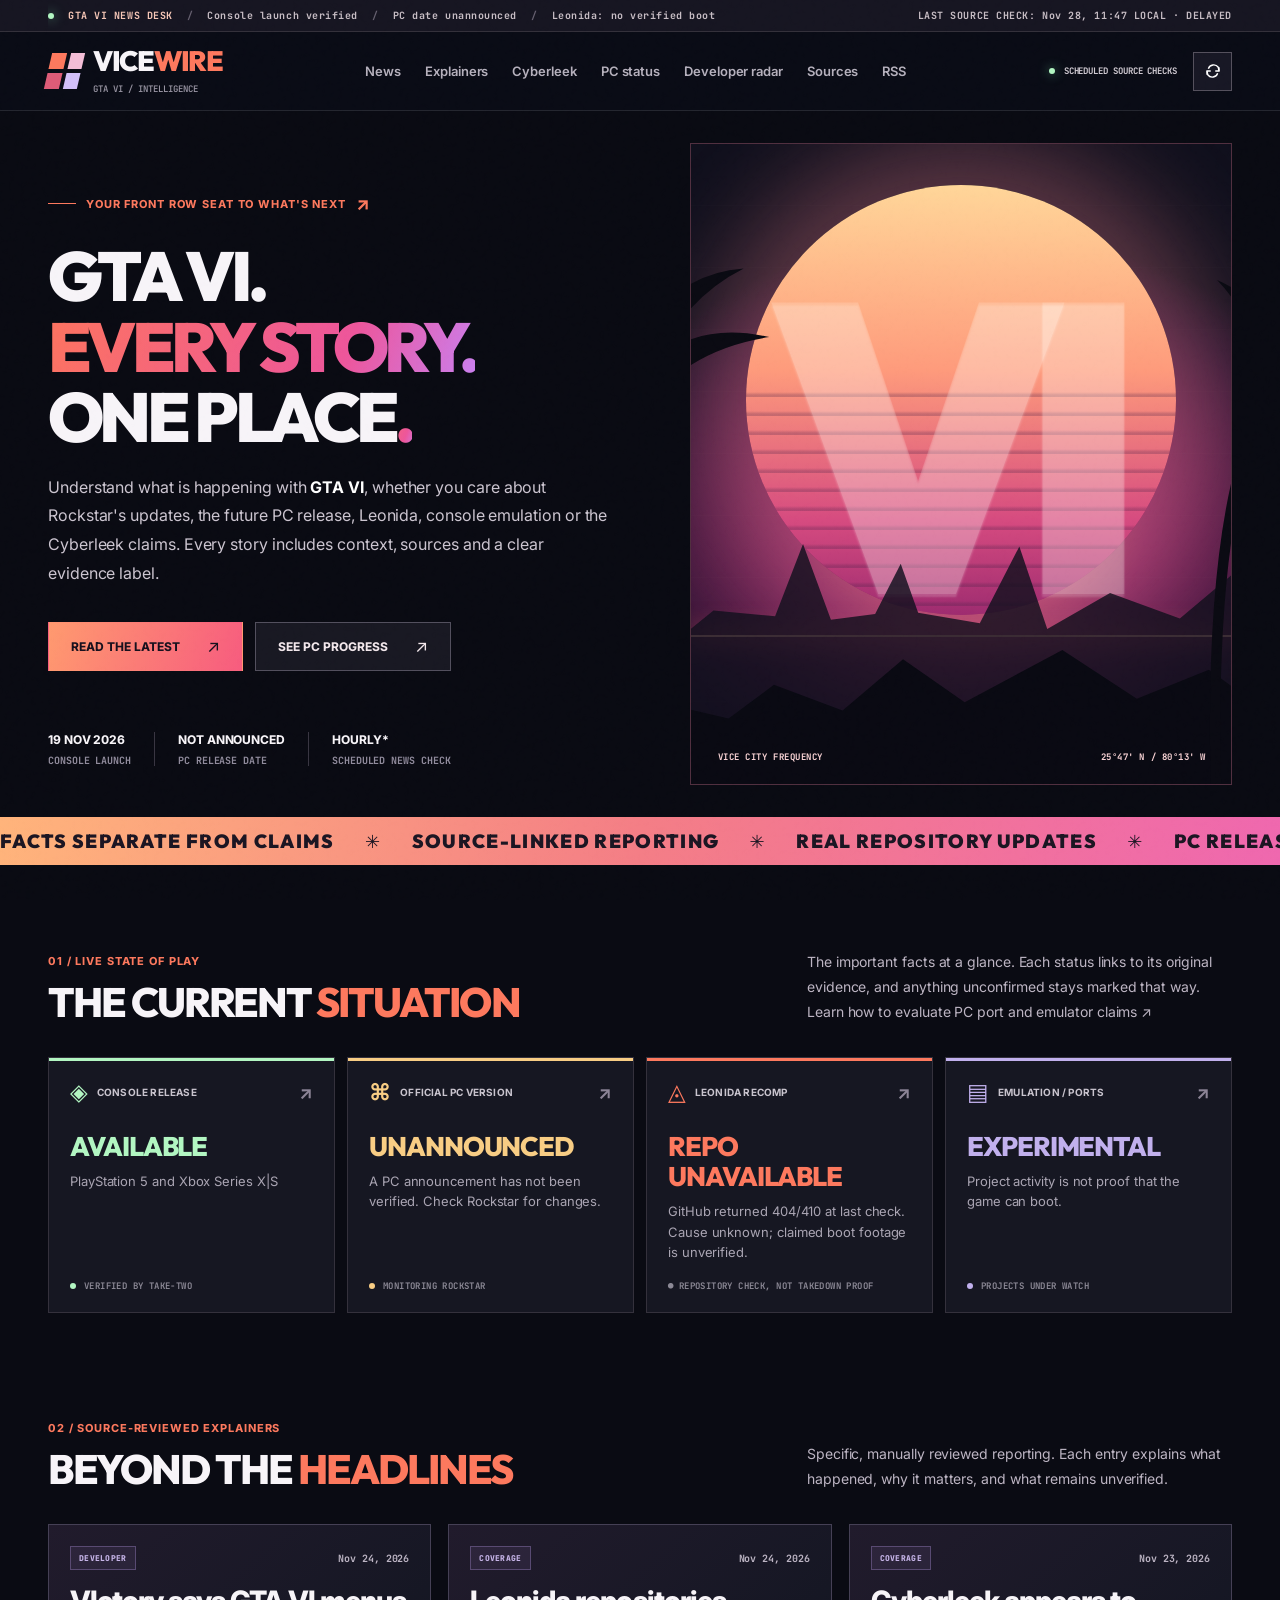
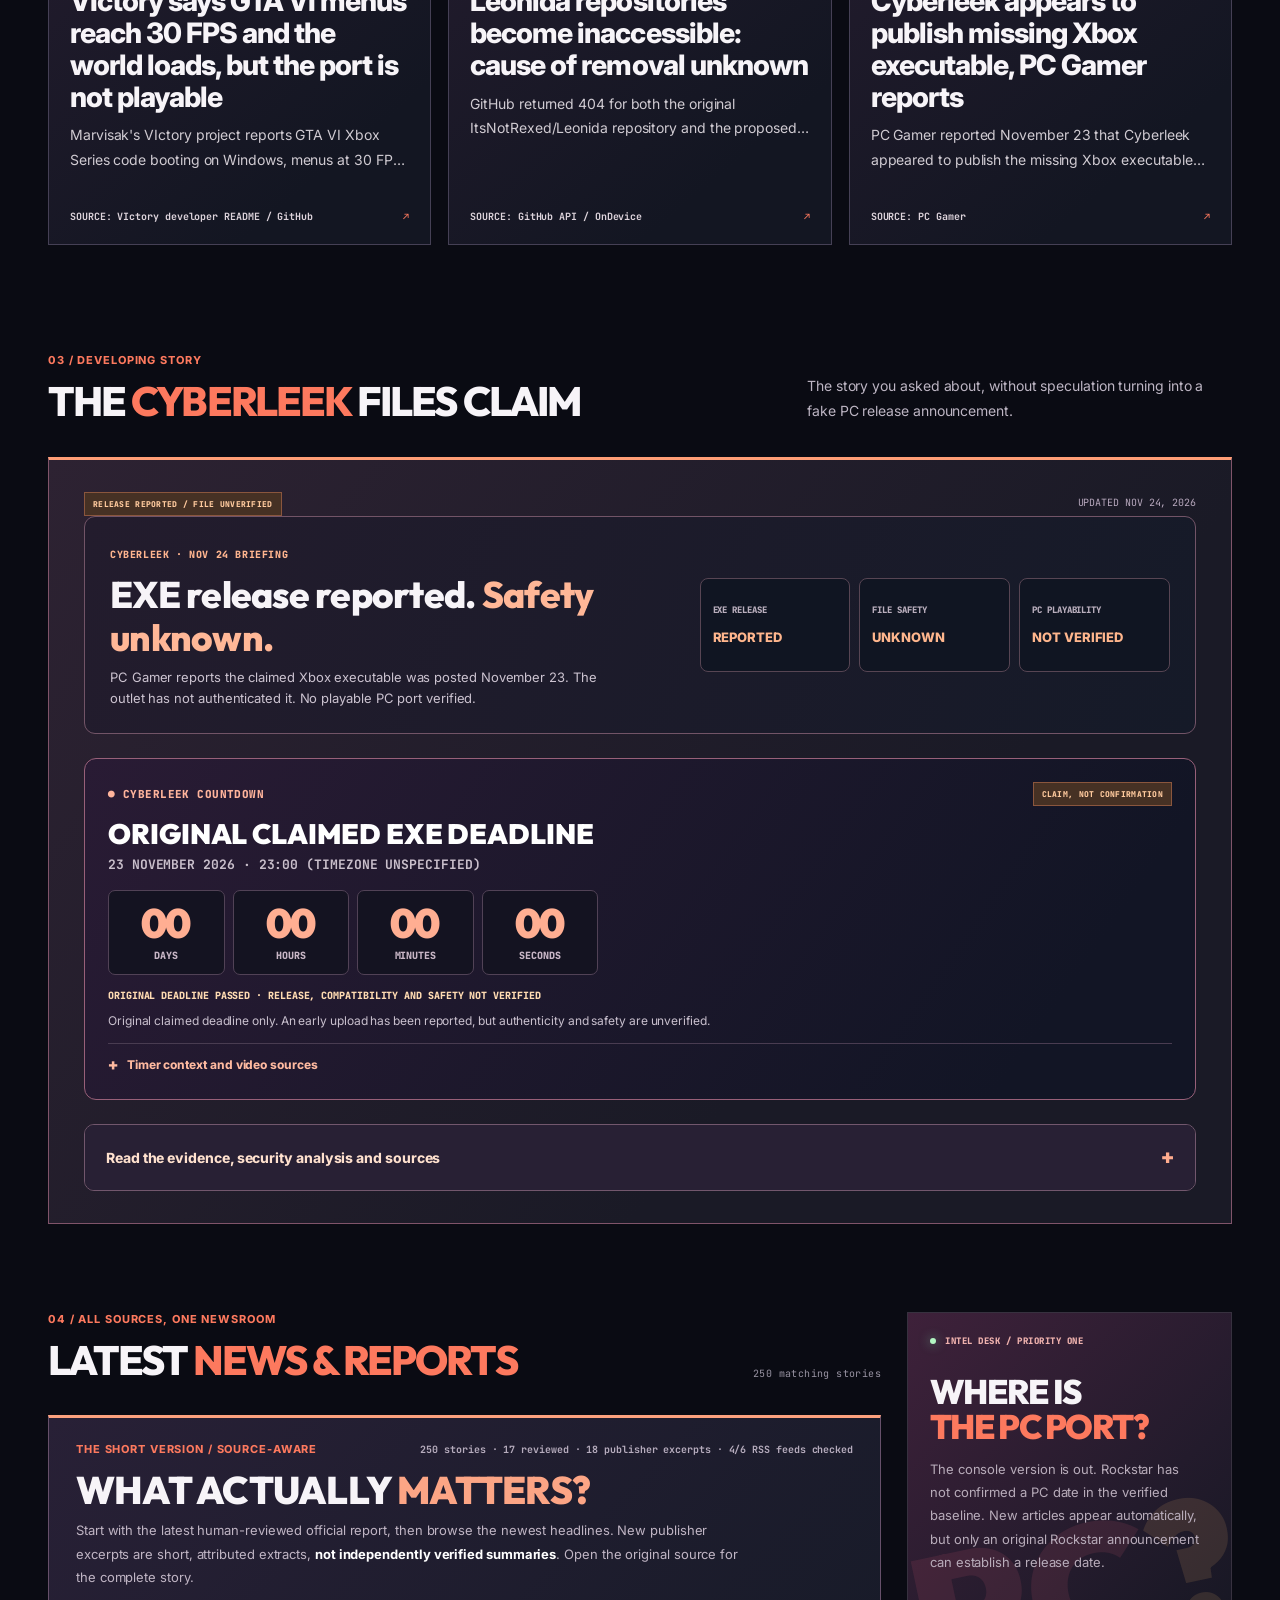
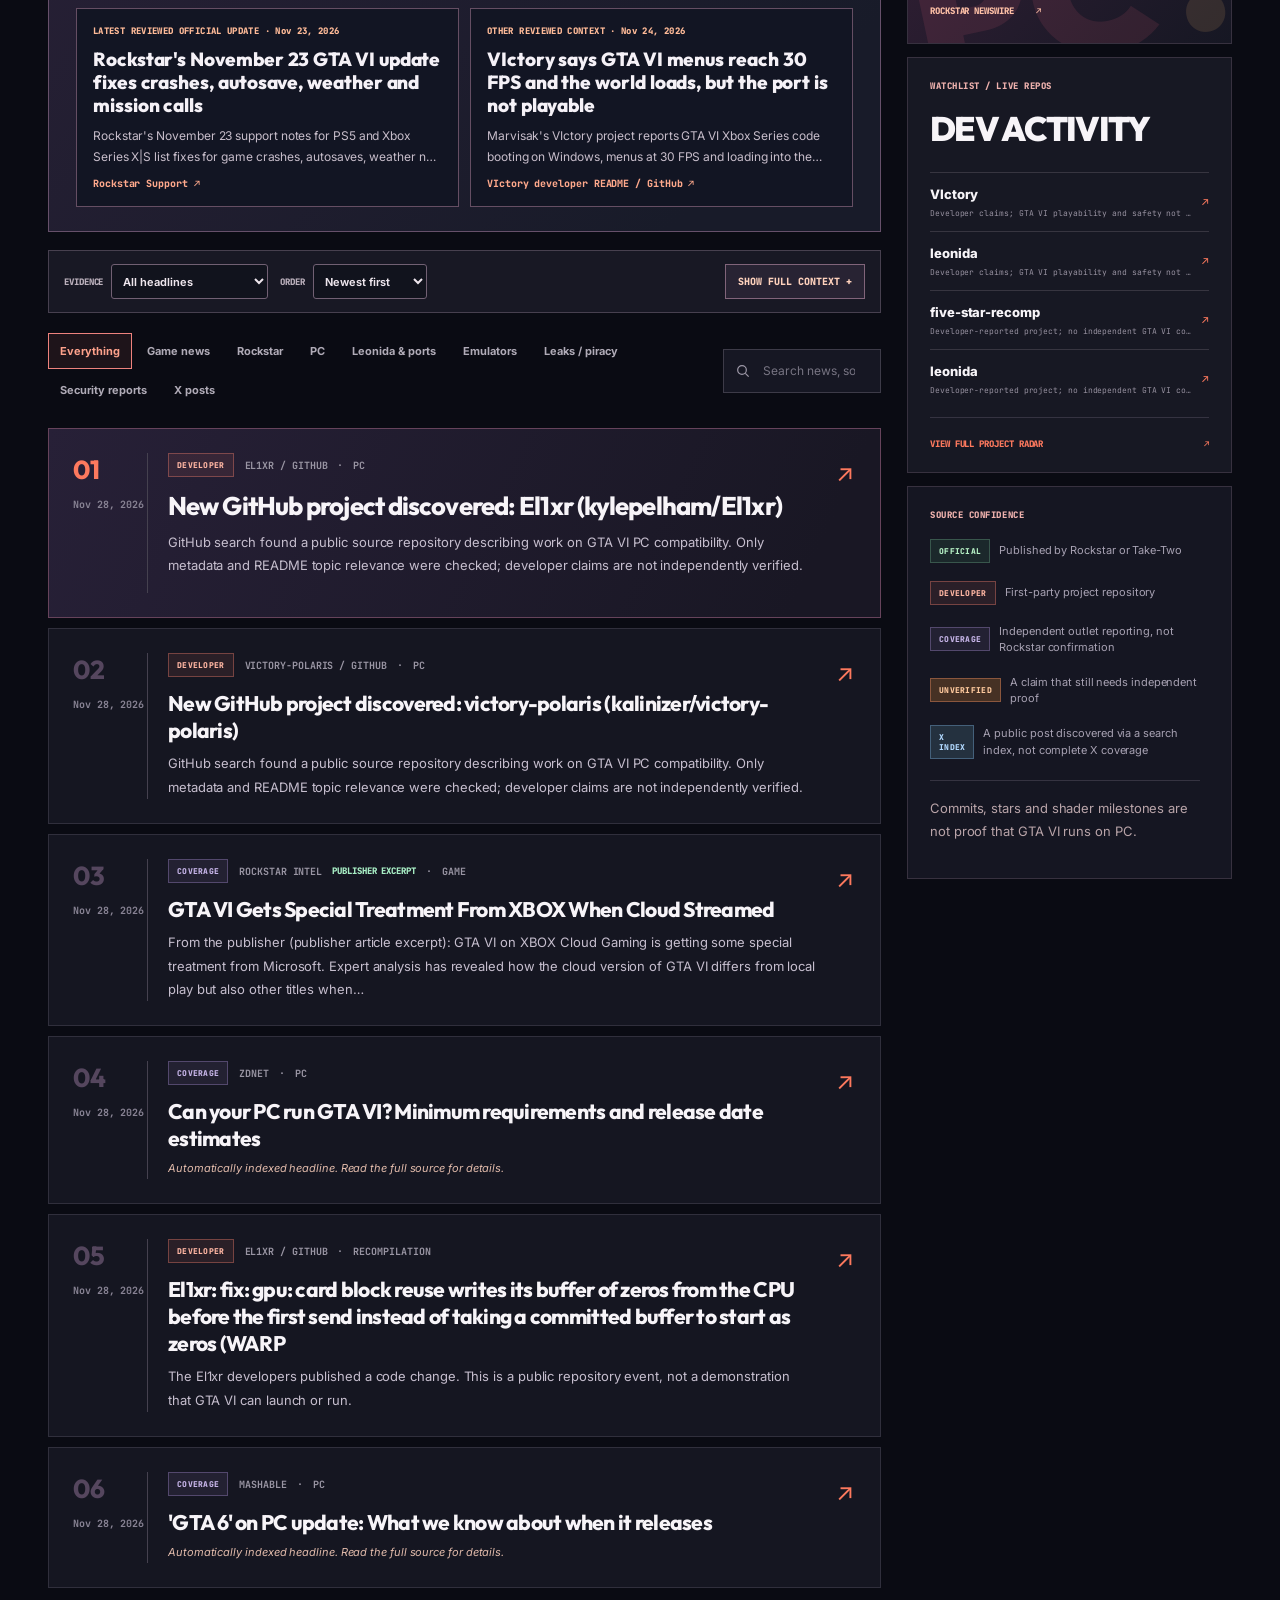
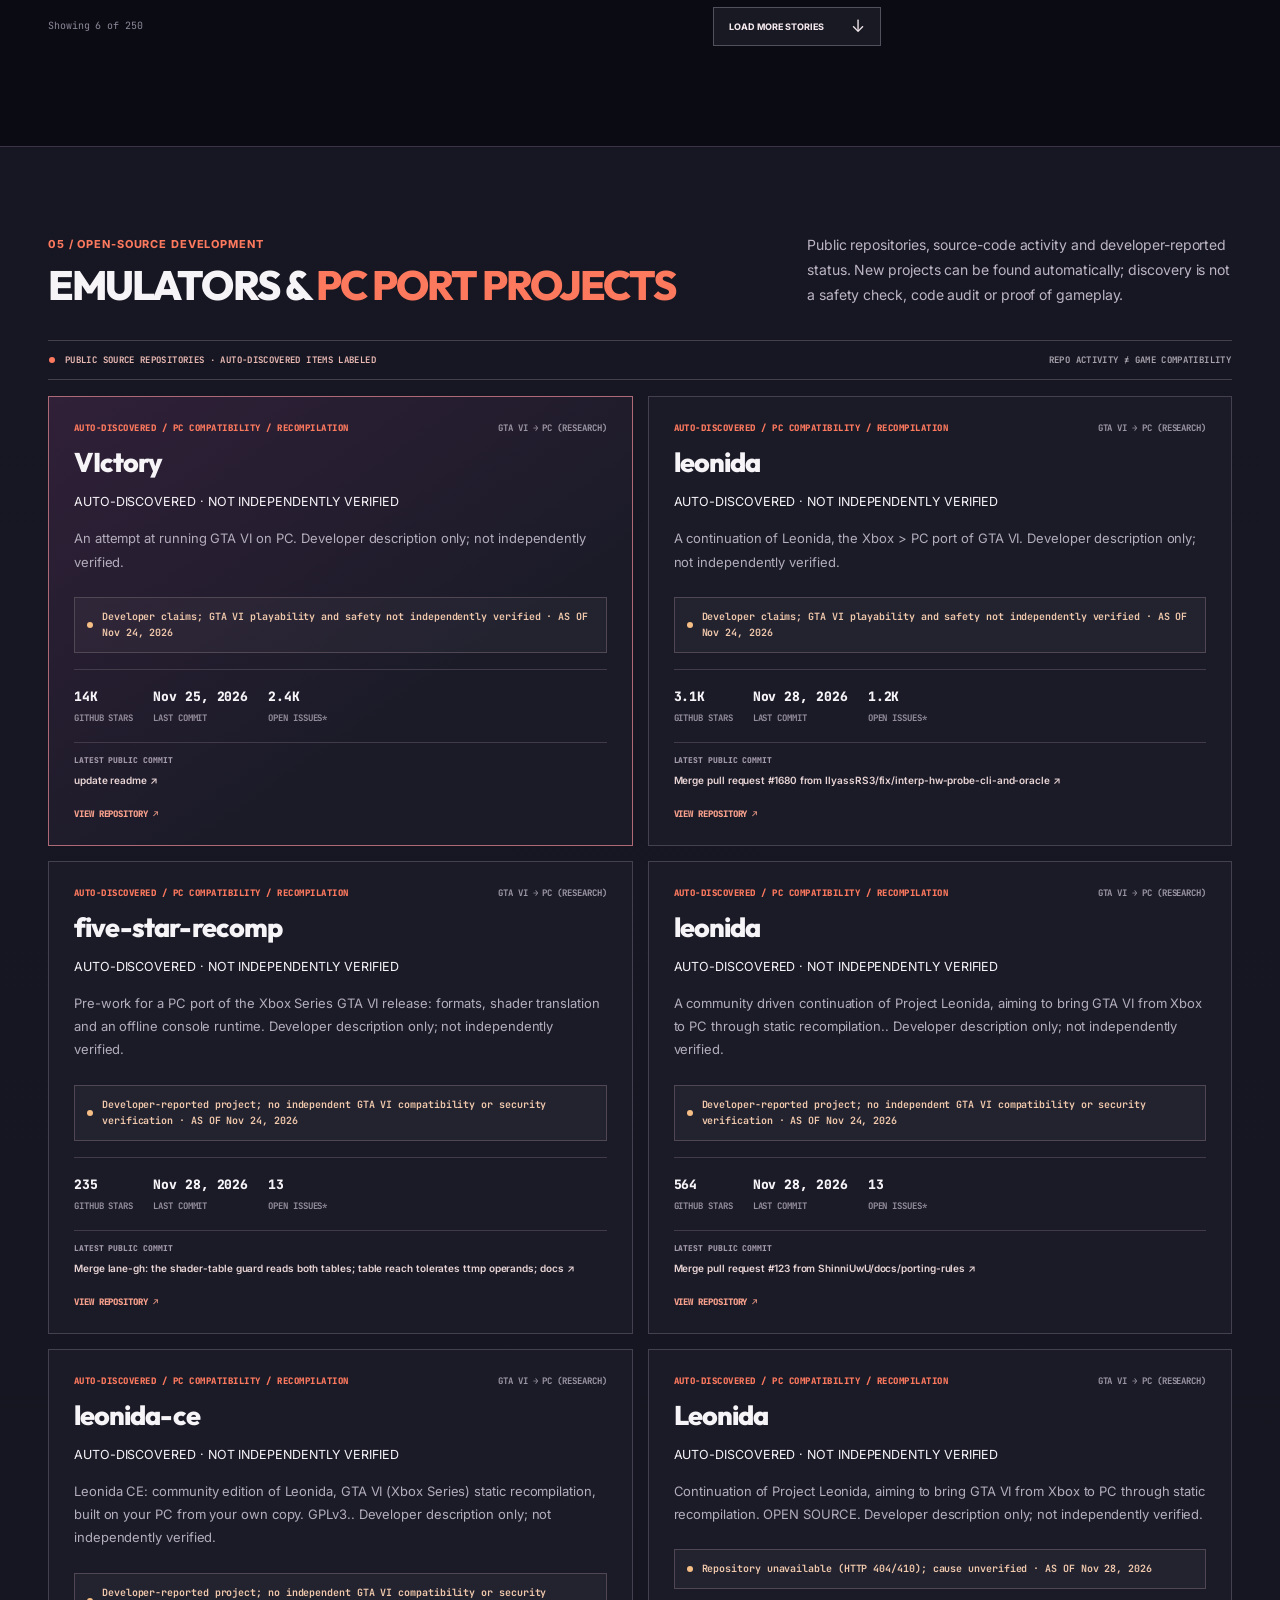
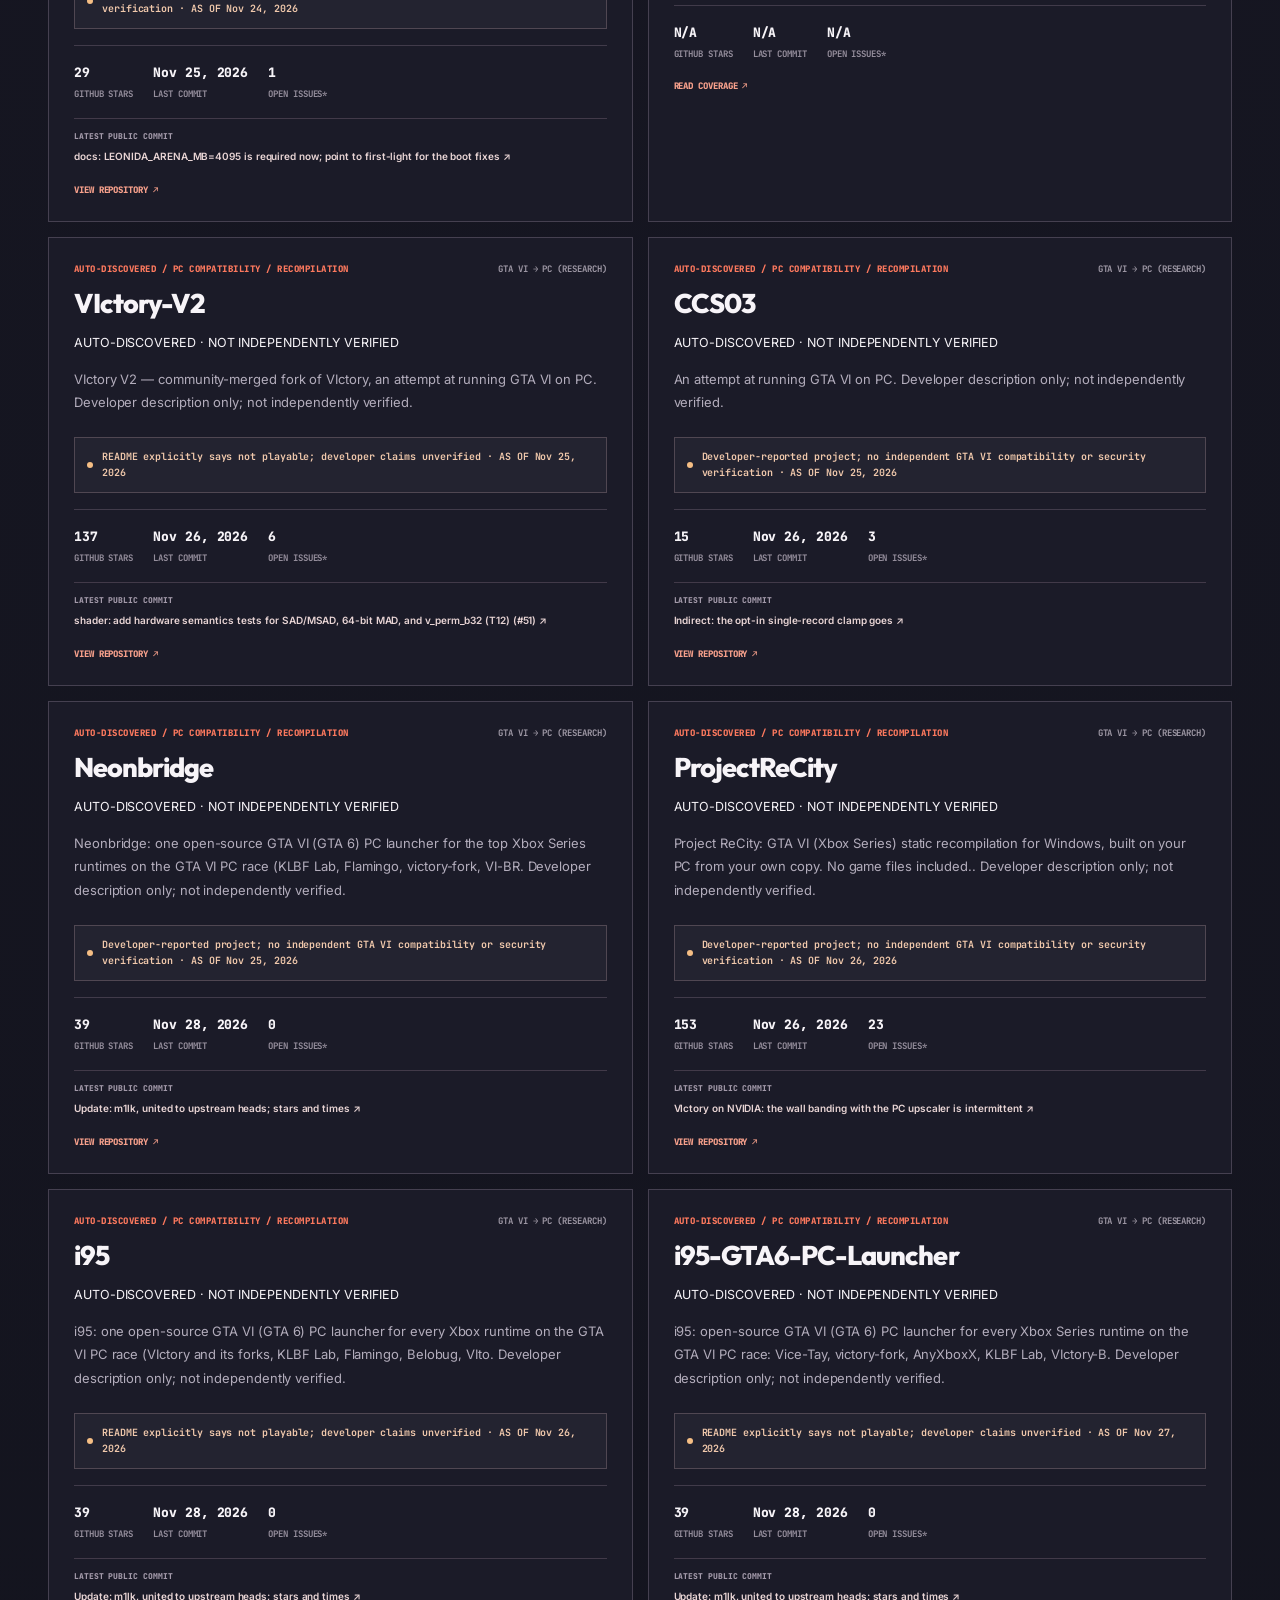
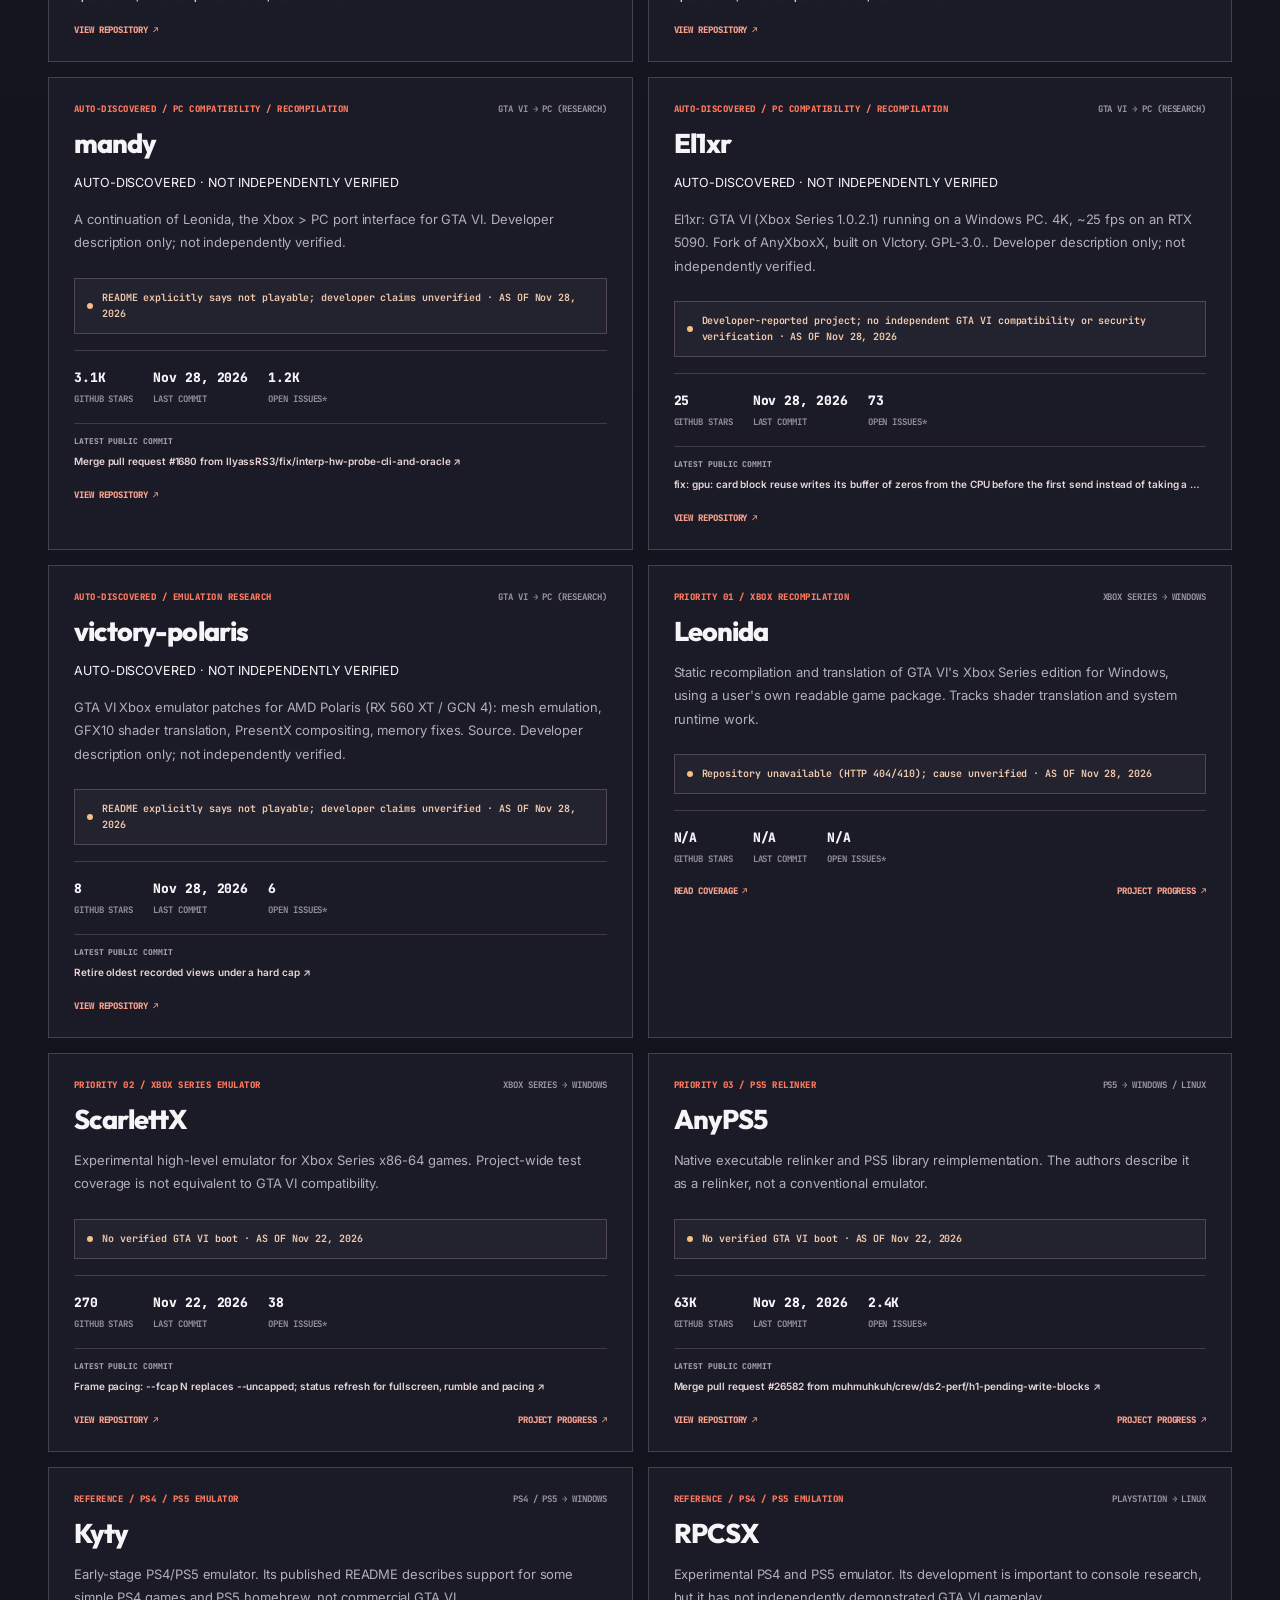
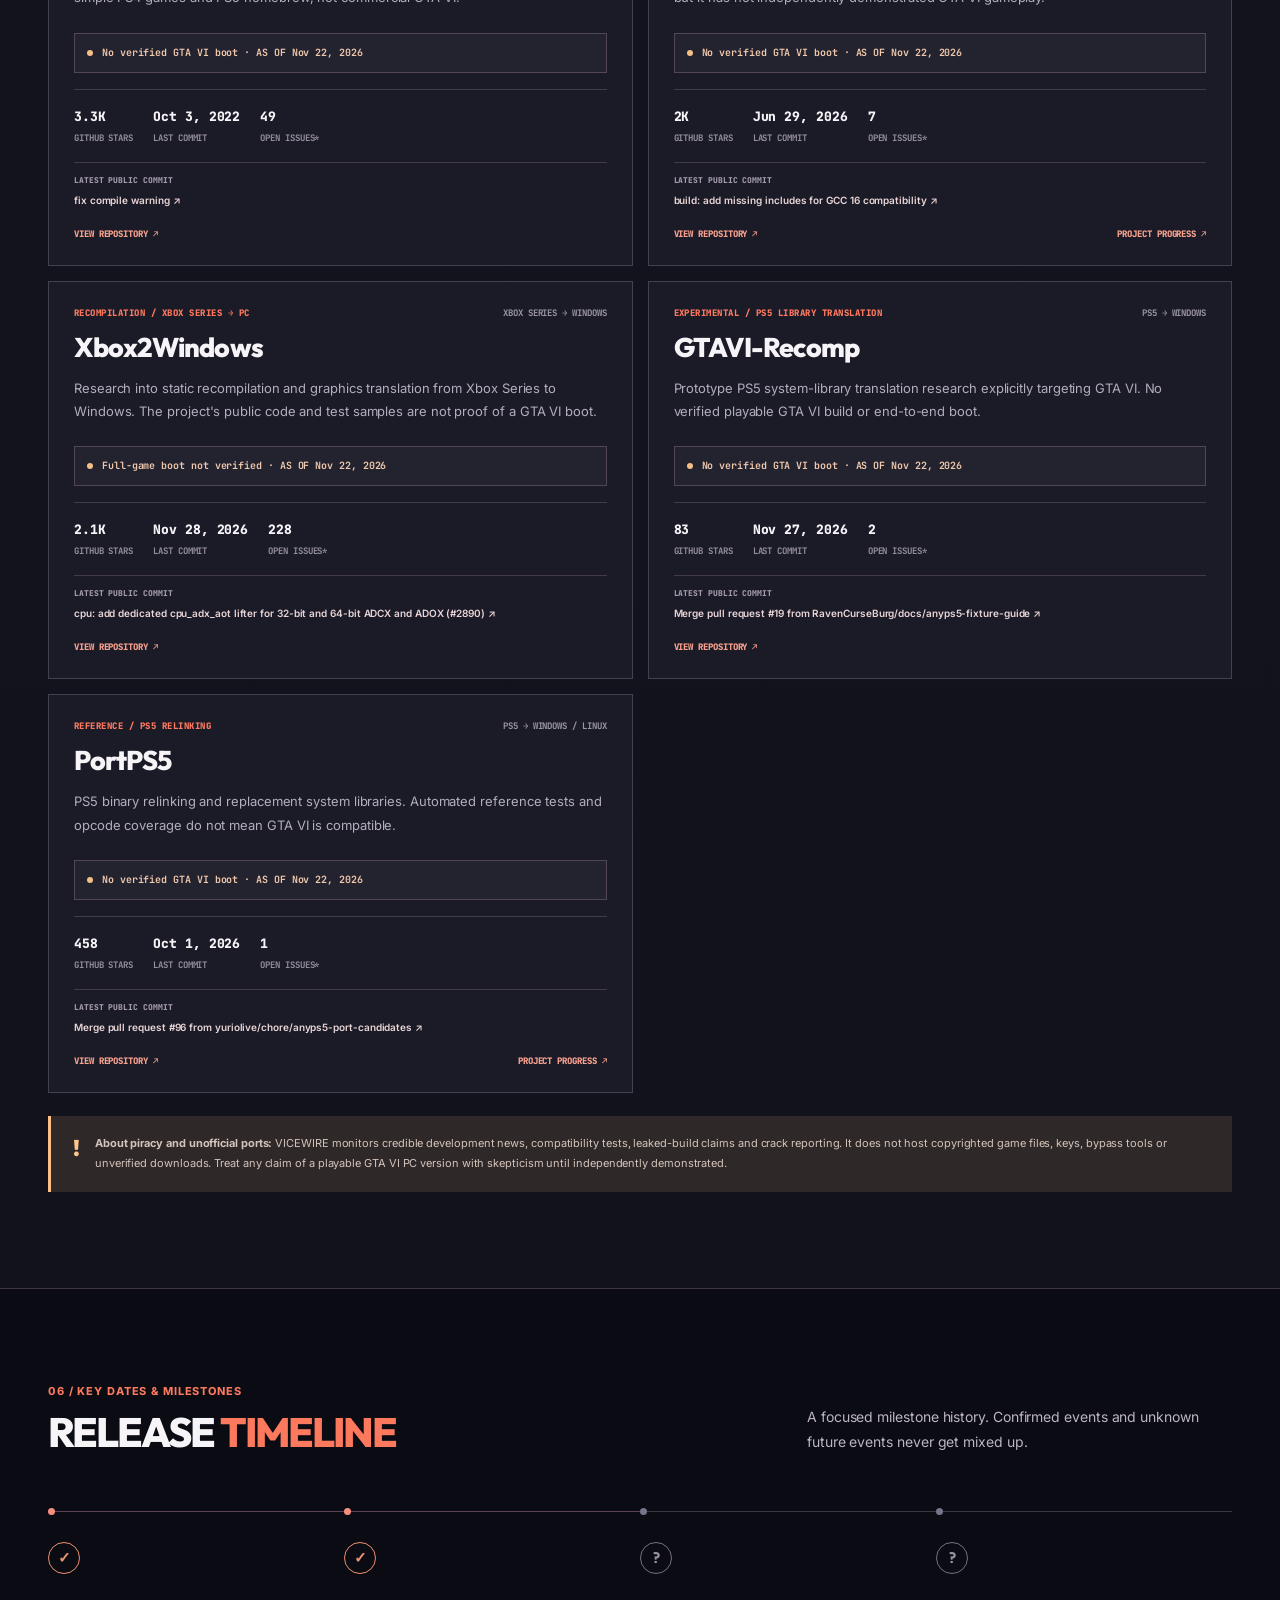
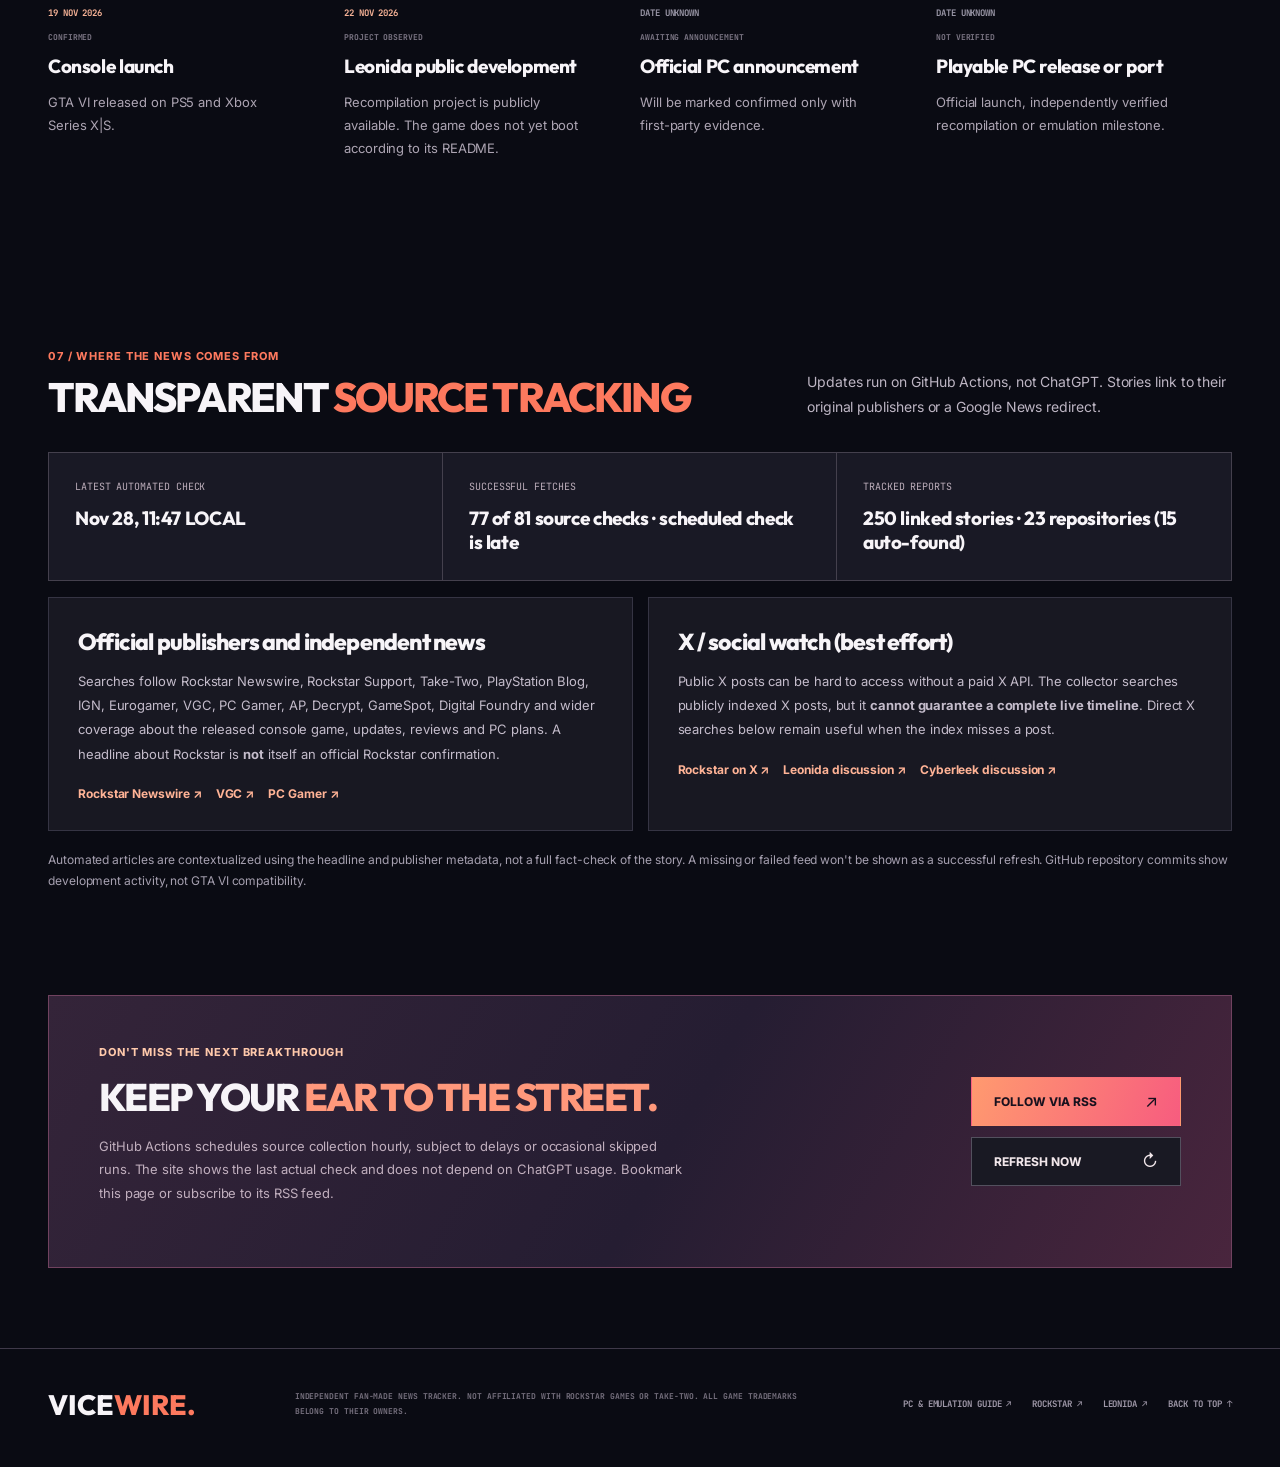
<file: site/index.html>
<!doctype html>
<html lang="en">
<head>
  <meta charset="utf-8">
  <meta name="viewport" content="width=device-width, initial-scale=1">
  <meta name="theme-color" content="#0a0b15">
  <meta name="description" content="Follow GTA 6 news, PC release announcements, console performance, Leonida recompilation and emulator projects. Understand what is confirmed and what is rumor.">
  <title>GTA 6 News, PC Release & Emulation Tracker | VICEWIRE</title>
  <link rel="canonical" href="https://almogmaman12.github.io/vicewire/">
  <meta property="og:type" content="website">
  <meta property="og:site_name" content="VICEWIRE">
  <meta property="og:title" content="GTA 6 News, PC Release & Emulation Tracker | VICEWIRE">
  <meta property="og:description" content="GTA VI news, PC release watch, emulator research and source-checked context. Separate real announcements from rumors.">
  <meta property="og:url" content="https://almogmaman12.github.io/vicewire/">
  <meta name="twitter:card" content="summary">
  <meta name="twitter:title" content="VICEWIRE | GTA 6 PC Release & News Tracker">
  <meta name="twitter:description" content="Follow GTA 6 news, PC release updates and emulator development with clear evidence labels.">
  <script type="application/ld+json">{"@context":"https://schema.org","@type":"WebSite","@id":"https://almogmaman12.github.io/vicewire/#website","name":"VICEWIRE","url":"https://almogmaman12.github.io/vicewire/","description":"An independent tracker for GTA VI news, PC release announcements, console performance, emulator research, and source-reviewed claims.","inLanguage":"en","isAccessibleForFree":true}</script>
  <link rel="icon" href="assets/favicon.svg" type="image/svg+xml">
  <link rel="alternate" type="application/rss+xml" href="data/feed.xml" title="VICEWIRE RSS">
  <link rel="preconnect" href="https://fonts.googleapis.com">
  <link rel="preconnect" href="https://fonts.gstatic.com" crossorigin>
  <link href="https://fonts.googleapis.com/css2?family=Outfit:wght@400;500;600;700;800;900&family=Inter:wght@400;500;600;700;800&family=JetBrains+Mono:wght@400;500;600;700&display=swap" rel="stylesheet">
  <link rel="stylesheet" href="assets/styles.css">
  <script src="data/bootstrap.js" defer></script>
  <script src="assets/app.js" defer></script>
  <script src="assets/claim-clock.js" defer></script>
</head>
<body>
  <div class="grain" aria-hidden="true"></div>
  <div class="announcement"><div class="shell announcement-inner"><span class="pulse-dot"></span><span>GTA VI NEWS DESK</span><span class="ticker-divider">/</span><span>Console launch verified</span><span class="ticker-divider">/</span><span>PC date unannounced</span><span class="ticker-divider">/</span><span>Leonida: no verified boot</span><span class="ticker-spacer"></span><span class="mono" id="top-updated">CHECKING DATA...</span></div></div>
  <header class="site-header" id="top"><div class="shell nav-wrap">
    <a class="wordmark" href="#top" aria-label="VICEWIRE homepage"><span class="brand-symbol"><i></i><i></i><i></i><i></i></span><span>VICE<span>WIRE</span><small>GTA VI / INTELLIGENCE</small></span></a>
    <nav class="nav-links" aria-label="Main navigation"><a href="#news">News</a><a href="#briefing">Explainers</a><a href="#leak-watch">Cyberleek</a><a href="#pc-watch">PC status</a><a href="#projects">Developer radar</a><a href="#sources">Sources</a><a href="subscribe.html">RSS</a></nav>
    <div class="nav-action"><span class="nav-live"><span class="pulse-dot"></span> SCHEDULED SOURCE CHECKS</span><button type="button" id="refresh-top" class="icon-btn" title="Refresh feed" aria-label="Refresh feed"><svg viewBox="0 0 24 24" fill="none" stroke="currentColor" stroke-width="1.8"><path d="M20 7v5h-5M4 17v-5h5"/><path d="M5.8 9A7.5 7.5 0 0 1 19 7l1 5M4 12l1 5a7.5 7.5 0 0 0 13.2-2"/></svg></button></div>
  </div></header>
  <main>
    <section class="hero shell" aria-labelledby="hero-title">
      <div class="hero-copy"><div class="eyebrow"><span class="eyebrow-line"></span> YOUR FRONT ROW SEAT TO WHAT'S NEXT <span class="micro-arrow">↗</span></div>
        <h1 id="hero-title">GTA VI.<br><span>EVERY STORY.</span><br>ONE PLACE<span class="hero-period">.</span></h1>
        <p class="hero-description">Understand what is happening with <strong>GTA VI</strong>, whether you care about Rockstar's updates, the future PC release, Leonida, console emulation or the Cyberleek claims. Every story includes context, sources and a clear evidence label.</p>
        <div class="hero-buttons"><a class="primary-button" href="#news">READ THE LATEST <span>↗</span></a><a class="secondary-button" href="#projects">SEE PC PROGRESS <span>↗</span></a></div>
        <div class="hero-facts"><div><strong>19 NOV 2026</strong><span>CONSOLE LAUNCH</span></div><div class="fact-line"></div><div><strong>NOT ANNOUNCED</strong><span>PC RELEASE DATE</span></div><div class="fact-line"></div><div><strong>HOURLY*</strong><span>SCHEDULED NEWS CHECK</span></div></div>
      </div>
      <div class="hero-scene" role="img" aria-label="Stylized neon sunset over a tropical city with giant VI letters">
        <div class="scene-grid"></div><div class="scene-horizon"></div><div class="scene-sun"></div>
        <svg class="scene-silhouette" viewBox="0 0 730 550" preserveAspectRatio="xMidYMax slice" aria-hidden="true"><path d="M0 466l48-28 55 3 49-40 53 5 24-62 24 65 38-5 22-43 15 42 53 9 34-66 24 71 54-31 60 22 51-43 31 54 49-16v160H0Z" fill="#12101e" opacity=".82"/><path d="M0 519l93-42 72 17 39-29 59 22 52-44 53 37 84-45 64 42 62-25 67 49 86-26v100H0Z" fill="#0a0a13"/><g fill="none" stroke="#0b0b13" stroke-width="9" stroke-linecap="round"><path d="M84 550Q97 340 53 227M584 550Q578 313 627 218"/></g><g fill="#0b0b13"><path d="M51 222q-12-66-62-83 46 2 72 41-14-60-60-95 64 25 76 82-4-75 38-109-20 64-21 103 28-50 84-54-48 24-74 77 38-31 96-18-60 9-98 49Z"/><path d="M628 220q-6-65-43-103 46 20 65 70-4-70 30-115-16 76-10 118 29-51 70-59-40 35-53 74 35-21 67-7-40 8-70 35 28-5 50 10-49 2-76 13Z"/></g></svg>
        <span class="giant-vi" aria-hidden="true">VI</span>
        <div class="scene-caption"><span>VICE CITY FREQUENCY</span><span>25°47' N / 80°13' W</span></div>
      </div>
    </section>
    <div class="marquee" aria-hidden="true"><div class="marquee-inner">FACTS SEPARATE FROM CLAIMS <span>✳</span> SOURCE-LINKED REPORTING <span>✳</span> REAL REPOSITORY UPDATES <span>✳</span> PC RELEASE WATCH <span>✳</span> FACTS SEPARATE FROM CLAIMS <span>✳</span> SOURCE-LINKED REPORTING <span>✳</span> REAL REPOSITORY UPDATES <span>✳</span> PC RELEASE WATCH <span>✳</span></div></div>
    <section class="shell status-section" id="pc-watch"><div class="section-top"><div><div class="kicker">01 / LIVE STATE OF PLAY</div><h2>THE CURRENT <span>SITUATION</span></h2></div><p>The important facts at a glance. Each status links to its original evidence, and anything unconfirmed stays marked that way. <a href="guide.html">Learn how to evaluate PC port and emulator claims ↗</a></p></div>
      <div class="status-grid">
        <a class="status-card success" href="https://www.take2games.com/ir/news/grand-theft-auto-vi-now-available" target="_blank" rel="noopener noreferrer"><div class="status-title"><span class="status-icon">◈</span><span>CONSOLE RELEASE</span><span class="corner-arrow">↗</span></div><strong>AVAILABLE</strong><p>PlayStation 5 and Xbox Series X|S</p><div class="status-foot"><span class="mini-dot"></span> VERIFIED BY TAKE-TWO</div></a>
        <a class="status-card pending" href="https://www.rockstargames.com/VI" target="_blank" rel="noopener noreferrer"><div class="status-title"><span class="status-icon">⌘</span><span>OFFICIAL PC VERSION</span><span class="corner-arrow">↗</span></div><strong>UNANNOUNCED</strong><p>A PC announcement has not been verified. Check Rockstar for changes.</p><div class="status-foot"><span class="mini-dot"></span> MONITORING ROCKSTAR</div></a>
        <a class="status-card progress" href="https://github.com/ItsNotRexed/Leonida" target="_blank" rel="noopener noreferrer"><div class="status-title"><span class="status-icon">◬</span><span>LEONIDA RECOMP</span><span class="corner-arrow">↗</span></div><strong>REPO UNAVAILABLE</strong><p>Original repository returned 404 on November 24. Cause unknown.</p><div class="status-foot"><span class="mini-dot"></span> GITHUB REPOSITORY CHECK</div></a>
        <a class="status-card muted" href="#projects"><div class="status-title"><span class="status-icon">▤</span><span>EMULATION / PORTS</span><span class="corner-arrow">↗</span></div><strong>EXPERIMENTAL</strong><p>Project activity is not proof that the game can boot.</p><div class="status-foot"><span class="mini-dot"></span> PROJECTS UNDER WATCH</div></a>
      </div>
    </section>
    <section class="shell briefing-section" id="briefing" aria-labelledby="briefing-title">
      <div class="section-top"><div><div class="kicker">02 / SOURCE-REVIEWED EXPLAINERS</div><h2 id="briefing-title">BEYOND THE <span>HEADLINES</span></h2></div><p>Specific, manually reviewed reporting. Each entry explains what happened, why it matters, and what remains unverified.</p></div>
      <div id="briefing-grid" class="briefing-grid"><div class="loading-block">LOADING SOURCE-REVIEWED BRIEFING...</div></div>
    </section>
    <section class="shell developing-section" id="leak-watch" aria-labelledby="leak-title">
      <div class="section-top"><div><div class="kicker">03 / DEVELOPING STORY</div><h2 id="leak-title">THE <span>CYBERLEEK</span> FILES CLAIM</h2></div><p>The story you asked about, without speculation turning into a fake PC release announcement.</p></div>
      <div class="developing-panel">
        <div class="developing-head"><span class="badge rumor">RELEASE REPORTED / FILE UNVERIFIED</span><span class="mono">UPDATED NOV 24, 2026</span></div><div class="cyber-glance" aria-label="Cyberleek quick status">
  <div class="cyber-glance-intro"><span class="cyber-glance-label">CYBERLEEK · NOV 24 BRIEFING</span><h3>EXE release reported. <span>Safety unknown.</span></h3><p>PC Gamer reports the claimed Xbox executable was posted November 23. The outlet has not authenticated it. No playable PC port verified.</p></div>
  <div class="cyber-glance-facts">
    <div><small>EXE RELEASE</small><strong>REPORTED</strong></div>
    <div><small>FILE SAFETY</small><strong>UNKNOWN</strong></div>
    <div><small>PC PLAYABILITY</small><strong>NOT VERIFIED</strong></div>
  </div>
</div>
<section class="claim-clock-panel compact-clock" id="claim-clock-panel" aria-label="Cyberleek countdown claim"><div class="claim-clock-head"><span>● CYBERLEEK COUNTDOWN</span><span class="badge rumor">CLAIM, NOT CONFIRMATION</span></div><h4>ORIGINAL CLAIMED EXE DEADLINE</h4><p class="claim-time">23 NOVEMBER 2026 · 23:00 (TIMEZONE UNSPECIFIED)</p><div id="claim-clock" class="claim-clock" role="timer"><div><strong id="claim-d">--</strong><small>DAYS</small></div><div><strong id="claim-h">--</strong><small>HOURS</small></div><div><strong id="claim-m">--</strong><small>MINUTES</small></div><div><strong id="claim-s">--</strong><small>SECONDS</small></div></div><strong id="claim-clock-status" class="claim-clock-status" role="status">Calculating estimated time...</strong><p class="compact-clock-note">Original claimed deadline only. An early upload has been reported, but authenticity and safety are unverified.</p><details class="cyber-subdetails"><summary>Timer context and video sources</summary><div class="cyber-hidden-copy"><p><b>Time is approximate:</b> the shared TikTok shows 23:00 but does not establish a timezone. This display uses 23:00 in your device's local timezone, <strong>not a verified worldwide release time</strong>. Its expiry cannot prove any file was released, works, or is safe.</p><p><b>About the community mirror:</b> the <a href="https://github.com/cyberleek-mirror/cyberleek#tldr" target="_blank" rel="noopener noreferrer">mirror's GitHub README</a> explicitly says it is unofficial. Its code displays an on-chain <strong>poll</strong> countdown derived from a poll end timestamp. A token poll ending is not an executable release confirmation. VICEWIRE does not embed the mirror's scripts, wallets, payments, or download links.</p><div class="claim-release-update" aria-label="November 23 community reports"><span class="claim-update-label">NEW · 23 NOV 2026 · UNVERIFIED COMMUNITY REPORT</span><strong>PC Gamer reports Cyberleek apparently published the Xbox executable on November 23.</strong><p>PC Gamer reports the announcement, but has not verified the executable. VICEWIRE has <strong>not</strong> independently authenticated the file, confirmed who produced it, verified a functioning PC port, or established that it is safe. The clock above preserves the earlier advertised deadline for context, <strong>not a live release status</strong>.</p></div><div class="claim-links"><a href="https://www.pcgamer.com/games/grand-theft-auto/cyberleek-releases-executable-for-gta-6-xbox-build-leaked-last-week-the-torch-passes-to-the-open-source-recomp-and-emulation-projects/" target="_blank" rel="noopener noreferrer">PC Gamer EXE report ↗</a><a href="https://vt.tiktok.com/ZSs8hL2vY/" target="_blank" rel="noopener noreferrer">Shared TikTok countdown ↗</a><a href="https://vt.tiktok.com/ZSsL4arha/" target="_blank" rel="noopener noreferrer">Additional TikTok (not verified) ↗</a></div></div></details></section>
<details class="cyber-deep-dive"><summary>Read the evidence, security analysis and sources <span aria-hidden="true">+</span></summary><div class="cyber-deep-dive-body">
        <h3>PC Gamer reports Cyberleek's claimed EXE release. PC playability and safety remain unverified.</h3>
        <p class="developing-lead">Cyberleek earlier claimed to distribute a roughly 200–209 GB Xbox build without the executable and promised the remaining file for November 23. On November 23, community forums began reporting an early EXE upload. <strong>Those posts are not independent authentication or a security assessment.</strong> A working Windows build is not verified.</p>
        <div class="developing-facts">
          <div><span>WHAT'S CLAIMED</span><strong>Claimed Xbox build and executable release</strong><p>Files could include game data, but screenshots and filenames alone cannot authenticate an entire build.</p></div>
          <div><span>WHAT IS NOT PROVEN</span><strong>A playable PC copy or emulator boot</strong><p>The alleged archive does not establish that anyone can launch GTA VI on Windows.</p></div>
          <div><span>WHAT TO WATCH</span><strong>Independent analysis of the exact file</strong><p>The claimed deadline and community upload reports are not proof. Watch for matching file hashes, reproducible testing and reputable security research.</p></div>
        </div>
        <div class="developing-bottom"><div><strong>WHY THIS MATTERS</strong><p>Projects like Leonida need game code and extensive compatibility work. Even an authentic executable would not automatically create a playable PC port.</p></div><div class="source-links"><a href="https://www.videogameschronicle.com/news/cyberleek-claims-to-release-development-build-of-gta-6/" target="_blank" rel="noopener noreferrer">VGC reporting ↗</a><a href="https://www.pcgamer.com/games/grand-theft-auto/cyberleek-drops-what-they-claim-is-a-near-complete-gta-6-xbox-build-online/" target="_blank" rel="noopener noreferrer">PC Gamer reporting ↗</a><a href="#news">Follow updates in the feed ↓</a></div></div><div id="leak-activity" class="leak-activity">Latest related news is in the feed below.</div>
<section class="claim-safety" id="security-watch" aria-labelledby="claim-safety-title"><div class="claim-clock-head"><span>SECURITY / INDEPENDENT EVIDENCE</span><span class="badge rumor">SAFETY NOT VERIFIED</span></div><h4 id="claim-safety-title">IS THE EXE SAFE?</h4><p><strong>There is no independent safety clearance of the specific executable now being discussed in community posts in the reporting reviewed here.</strong> Security researchers have documented malicious GTA VI-themed impostor downloads, but those are separate samples. Don't mistake their results for a test of Cyberleek's particular file.</p><div class="claim-source-grid"><a href="https://www.netcraft.com/blog/how-attackers-are-capitalizing-on-the-hype-around-the-grand-theft-auto-vi-release" target="_blank" rel="noopener noreferrer"><small>NETCRAFT · SECURITY RESEARCH</small><strong>Fake Cyberleek-branded downloads</strong><span>Some impersonating executables were detected as malware, including one flagged by 34/68 scanners. Different sample. ↗</span></a><a href="https://www.bitdefender.com/en-us/blog/labs/fake-gta-vi-pc-client-malware-clickfix" target="_blank" rel="noopener noreferrer"><small>BITDEFENDER · SECURITY RESEARCH</small><strong>Fake GTA VI PC client investigated</strong><span>Independent analysis of another malicious fake PC client. Not a test of the promised release. ↗</span></a><a href="https://www.pcgamer.com/games/grand-theft-auto/cyberleek-drops-what-they-claim-is-a-near-complete-gta-6-xbox-build-online/" target="_blank" rel="noopener noreferrer"><small>PC GAMER · REPORTING</small><strong>November 23 is a promise</strong><span>Reporting documents the claim, not a safe or playable executable. ↗</span></a></div><p><strong>What would help verify safety?</strong> A precise cryptographic hash, independently published malware analysis by reputable researchers, and corroborating evidence about the exact file's behavior. Comments saying “works for me” or a single clean antivirus result are not proof.</p><p class="claim-disclaimer">No downloads, leaked archives, bypass tools, crypto payment links or executables are provided. Do not run untrusted files to test them.</p><div class="claim-evidence-check" aria-label="Evidence required before treating the promised executable as verified"><h5>RELEASE & SECURITY EVIDENCE CHECK</h5><div class="claim-evidence-rows"><div><strong>Early EXE upload claim</strong><span>COMMUNITY-REPORTED / UNCONFIRMED</span><p>Posts dated November 23 claim an early upload. The older countdown and the posts do not independently authenticate a sample or establish a playable release.</p></div><div><strong>Exact executable hash</strong><span>CLAIMED ONLINE / NOT CORROBORATED</span><p>Some forum posts supply SHA-256 strings. VICEWIRE has not independently matched them to the actual bytes and a reproducible analysis. A hash identifies bytes; it does not establish trust.</p></div><div><strong>Independent security testing</strong><span>NOT VERIFIED</span><p>Published tests of unrelated fake GTA VI launchers must not be presented as tests of this exact file.</p></div><div><strong>Playable PC release</strong><span>NOT VERIFIED</span><p>Even authentic Xbox files would not, on their own, establish a functioning native Windows release.</p></div></div><p class="claim-evidence-foot">Evidence state last editorially reviewed November 23, 2026. Automatically indexed security headlines below are not standalone clearance decisions.</p></div>
<div class="claim-reviewed-status"><strong>23 NOVEMBER: COMMUNITY SCAN CLAIMS ARE NOT AN ALL-CLEAR</strong><p>One circulating Reddit discussion describes a VirusTotal result of <strong>0/68 detections</strong> for a purported EXE. This is a user-reported scan, not an independently verified analysis of the specific file. Even a genuine zero-detection result would not rule out malware, and scans of lookalike files are irrelevant. VICEWIRE does not endorse the download, payment pages, or instructions to disable antivirus.</p></div><div class="claim-new-reports" aria-labelledby="claim-new-reports-title"><h5 id="claim-new-reports-title">NEWLY INDEXED SECURITY REPORTS</h5><p>These are headlines from named publishers, not automatic safety certifications.</p><div id="claim-safety-reports" class="claim-safety-reports"><span>Loading the latest published security coverage...</span></div></div><a class="claim-security-link" href="#news">SEE ALL SECURITY REPORTS ↓</a></section>
</div></details>
      </div>
    </section>
    <section class="shell feed-layout" id="news">
      <div class="news-main"><div class="section-top section-top-feed"><div><div class="kicker">04 / ALL SOURCES, ONE NEWSROOM</div><h2>LATEST <span>NEWS & REPORTS</span></h2></div><span class="feed-total mono" id="feed-total">LOADING...</span></div>
        <div class="news-reader-intro" aria-labelledby="news-reader-title">
          <div class="reader-intro-head"><span class="kicker">THE SHORT VERSION / SOURCE-AWARE</span><span id="news-reader-checked">Checking the published feed...</span></div>
          <h3 id="news-reader-title">WHAT ACTUALLY <span>MATTERS?</span></h3>
          <p>Start with the latest human-reviewed official report, then browse the newest headlines. New publisher excerpts are short, attributed extracts, <strong>not independently verified summaries</strong>. Open the original source for the complete story.</p>
          <div id="news-reader-highlights" class="news-reader-highlights" aria-live="polite"><span class="loading-block">Loading source-reviewed highlights...</span></div>
        </div>
        <div class="news-toolbar" role="group" aria-label="News display options">
          <label for="news-scope">EVIDENCE <select id="news-scope"><option value="all">All headlines</option><option value="reviewed">Source-reviewed only</option><option value="crawled">Publisher excerpts</option><option value="primary">Official + developer</option><option value="reporting">Publisher reporting</option></select></label>
          <label for="news-sort">ORDER <select id="news-sort"><option value="newest">Newest first</option><option value="reviewed">Reviewed first</option></select></label>
          <button type="button" id="news-detail-toggle" aria-pressed="false">SHOW FULL CONTEXT +</button>
        </div>
        <div class="news-controls"><div class="filters" id="filters" role="group" aria-label="Filter news"><button type="button" data-filter="all" class="active">Everything</button><button type="button" data-filter="game">Game news</button><button type="button" data-filter="official">Rockstar</button><button type="button" data-filter="pc">PC</button><button type="button" data-filter="recompilation">Leonida & ports</button><button type="button" data-filter="emulation">Emulators</button><button type="button" data-filter="piracy">Leaks / piracy</button><button type="button" data-filter="security">Security reports</button><button type="button" data-filter="social">X posts</button></div><label class="search-wrap"><svg viewBox="0 0 24 24" fill="none" stroke="currentColor" stroke-width="1.8"><circle cx="10.5" cy="10.5" r="6.5"/><path d="m15.5 15.5 5 5"/></svg><input type="search" id="news-search" placeholder="Search news, sources, topics..." aria-label="Search news"></label></div>
        <div id="news-list" class="news-list" aria-live="polite"><div class="loading-block">ESTABLISHING DATA LINK...</div></div>
        <div class="more-bar"><span id="visible-count" class="mono"></span><button type="button" id="show-more" class="secondary-button small">LOAD MORE STORIES <span>↓</span></button></div>
      </div>
      <aside class="sidebar" aria-label="Signal sidebar"><div class="side-panel hot-panel"><div class="panel-kicker"><span class="pulse-dot"></span> INTEL DESK / PRIORITY ONE</div><h3>WHERE IS<br><em>THE PC PORT?</em></h3><p>The console version is out. Rockstar has not confirmed a PC date in the verified baseline. New articles appear automatically, but only an original Rockstar announcement can establish a release date.</p><a href="https://www.rockstargames.com/newswire?tag=vi" target="_blank" rel="noopener noreferrer">ROCKSTAR NEWSWIRE <span>↗</span></a><div class="panel-grid-art" aria-hidden="true">PC<span>?</span></div></div>
        <div class="side-panel watch-panel"><div class="panel-kicker">WATCHLIST / LIVE REPOS</div><h3>DEV ACTIVITY</h3><div id="mini-projects" class="mini-projects"><span class="mono">SYNCING PROJECT RADAR...</span></div><a class="panel-link" href="#projects">VIEW FULL PROJECT RADAR <span>↗</span></a></div>
        <div class="side-panel clean-panel"><div class="panel-kicker">SOURCE CONFIDENCE</div><div class="legend-line"><span class="badge verified">OFFICIAL</span><span>Published by Rockstar or Take-Two</span></div><div class="legend-line"><span class="badge developer">DEVELOPER</span><span>First-party project repository</span></div><div class="legend-line"><span class="badge report">COVERAGE</span><span>Independent outlet reporting, not Rockstar confirmation</span></div><div class="legend-line"><span class="badge rumor">UNVERIFIED</span><span>A claim that still needs independent proof</span></div><div class="legend-line"><span class="badge social">X INDEX</span><span>A public post discovered via a search index, not complete X coverage</span></div><p class="side-note">Commits, stars and shader milestones are not proof that GTA VI runs on PC.</p></div>
      </aside>
    </section>
    <section class="projects-wrap" id="projects"><div class="shell"><div class="section-top"><div><div class="kicker">05 / OPEN-SOURCE DEVELOPMENT</div><h2>EMULATORS & <span>PC PORT PROJECTS</span></h2></div><p>Public repositories, source-code activity and developer-reported status. New projects can be found automatically; discovery is not a safety check, code audit or proof of gameplay.</p></div><div class="project-intro"><div><span class="mini-dot"></span> PUBLIC SOURCE REPOSITORIES · AUTO-DISCOVERED ITEMS LABELED</div><div>REPO ACTIVITY ≠ GAME COMPATIBILITY</div></div><div id="project-cards" class="project-grid"><div class="loading-block">CONNECTING TO REPOSITORIES...</div></div><div class="project-disclaimer"><span>!</span><p><strong>About piracy and unofficial ports:</strong> VICEWIRE monitors credible development news, compatibility tests, leaked-build claims and crack reporting. It does not host copyrighted game files, keys, bypass tools or unverified downloads. Treat any claim of a playable GTA VI PC version with skepticism until independently demonstrated.</p></div></div></section>
    <section class="shell timeline-section" id="timeline"><div class="section-top"><div><div class="kicker">06 / KEY DATES & MILESTONES</div><h2>RELEASE <span>TIMELINE</span></h2></div><p>A focused milestone history. Confirmed events and unknown future events never get mixed up.</p></div><div class="timeline"><div class="milestone done"><div class="milestone-marker">✓</div><div><span>19 NOV 2026 <small>CONFIRMED</small></span><h3>Console launch</h3><p>GTA VI released on PS5 and Xbox Series X|S.</p></div></div><div class="milestone done"><div class="milestone-marker">✓</div><div><span>22 NOV 2026 <small>PROJECT OBSERVED</small></span><h3>Leonida public development</h3><p>Recompilation project is publicly available. The game does not yet boot according to its README.</p></div></div><div class="milestone wait"><div class="milestone-marker">?</div><div><span>DATE UNKNOWN <small>AWAITING ANNOUNCEMENT</small></span><h3>Official PC announcement</h3><p>Will be marked confirmed only with first-party evidence.</p></div></div><div class="milestone wait"><div class="milestone-marker">?</div><div><span>DATE UNKNOWN <small>NOT VERIFIED</small></span><h3>Playable PC release or port</h3><p>Official launch, independently verified recompilation or emulation milestone.</p></div></div></div></section>
    <section class="shell sources-section" id="sources">
      <div class="section-top"><div><div class="kicker">07 / WHERE THE NEWS COMES FROM</div><h2>TRANSPARENT <span>SOURCE TRACKING</span></h2></div><p>Updates run on GitHub Actions, not ChatGPT. Stories link to their original publishers or a Google News redirect.</p></div>
      <div class="source-status"><div><span class="mono">LATEST AUTOMATED CHECK</span><strong id="source-time">Bundled snapshot</strong></div><div><span class="mono">SUCCESSFUL FETCHES</span><strong id="source-health">Not yet run</strong></div><div><span class="mono">TRACKED REPORTS</span><strong id="source-total">Loading...</strong></div></div>
      <div class="source-columns"><div class="source-column"><h3>Official publishers and independent news</h3><p>Searches follow Rockstar Newswire, Rockstar Support, Take-Two, PlayStation Blog, IGN, Eurogamer, VGC, PC Gamer, AP, Decrypt, GameSpot, Digital Foundry and wider coverage about the released console game, updates, reviews and PC plans. A headline about Rockstar is <strong>not</strong> itself an official Rockstar confirmation.</p><div class="source-link-row"><a href="https://www.rockstargames.com/newswire?tag=vi" target="_blank" rel="noopener noreferrer">Rockstar Newswire ↗</a><a href="https://www.videogameschronicle.com/" target="_blank" rel="noopener noreferrer">VGC ↗</a><a href="https://www.pcgamer.com/" target="_blank" rel="noopener noreferrer">PC Gamer ↗</a></div></div><div class="source-column"><h3>X / social watch (best effort)</h3><p>Public X posts can be hard to access without a paid X API. The collector searches publicly indexed X posts, but it <strong>cannot guarantee a complete live timeline</strong>. Direct X searches below remain useful when the index misses a post.</p><div class="source-link-row"><a href="https://x.com/RockstarGames" target="_blank" rel="noopener noreferrer">Rockstar on X ↗</a><a href="https://x.com/search?q=GTA%20VI%20Leonida&f=live" target="_blank" rel="noopener noreferrer">Leonida discussion ↗</a><a href="https://x.com/search?q=GTA%206%20Cyberleek&f=live" target="_blank" rel="noopener noreferrer">Cyberleek discussion ↗</a></div></div></div>
      <p class="source-footnote">Automated articles are contextualized using the headline and publisher metadata, not a full fact-check of the story. A missing or failed feed won't be shown as a successful refresh. GitHub repository commits show development activity, not GTA VI compatibility.</p>
    </section>
    <section class="shell footer-cta"><div><div class="kicker">DON'T MISS THE NEXT BREAKTHROUGH</div><h2>KEEP YOUR <em>EAR TO THE STREET.</em></h2><p>GitHub Actions schedules source collection hourly, subject to delays or occasional skipped runs. The site shows the last actual check and does not depend on ChatGPT usage. Bookmark this page or subscribe to its RSS feed.</p></div><div class="footer-actions"><a class="primary-button" href="subscribe.html">FOLLOW VIA RSS <span>↗</span></a><button id="refresh-bottom" type="button" class="secondary-button">REFRESH NOW <span>↻</span></button></div></section>
  </main>
  <footer class="footer"><div class="shell footer-inner"><div class="footer-logo">VICE<span>WIRE.</span></div><p>INDEPENDENT FAN-MADE NEWS TRACKER. NOT AFFILIATED WITH ROCKSTAR GAMES OR TAKE-TWO. ALL GAME TRADEMARKS BELONG TO THEIR OWNERS.</p><div class="footer-meta"><a href="guide.html">PC & EMULATION GUIDE ↗</a><a href="https://www.rockstargames.com/VI" target="_blank" rel="noopener noreferrer">ROCKSTAR ↗</a><a href="https://github.com/ItsNotRexed/Leonida" target="_blank" rel="noopener noreferrer">LEONIDA ↗</a><a href="#top">BACK TO TOP ↑</a></div></div></footer>
  <div class="toast" id="toast" role="status" aria-live="polite"></div>
</body>
</html>
</file>
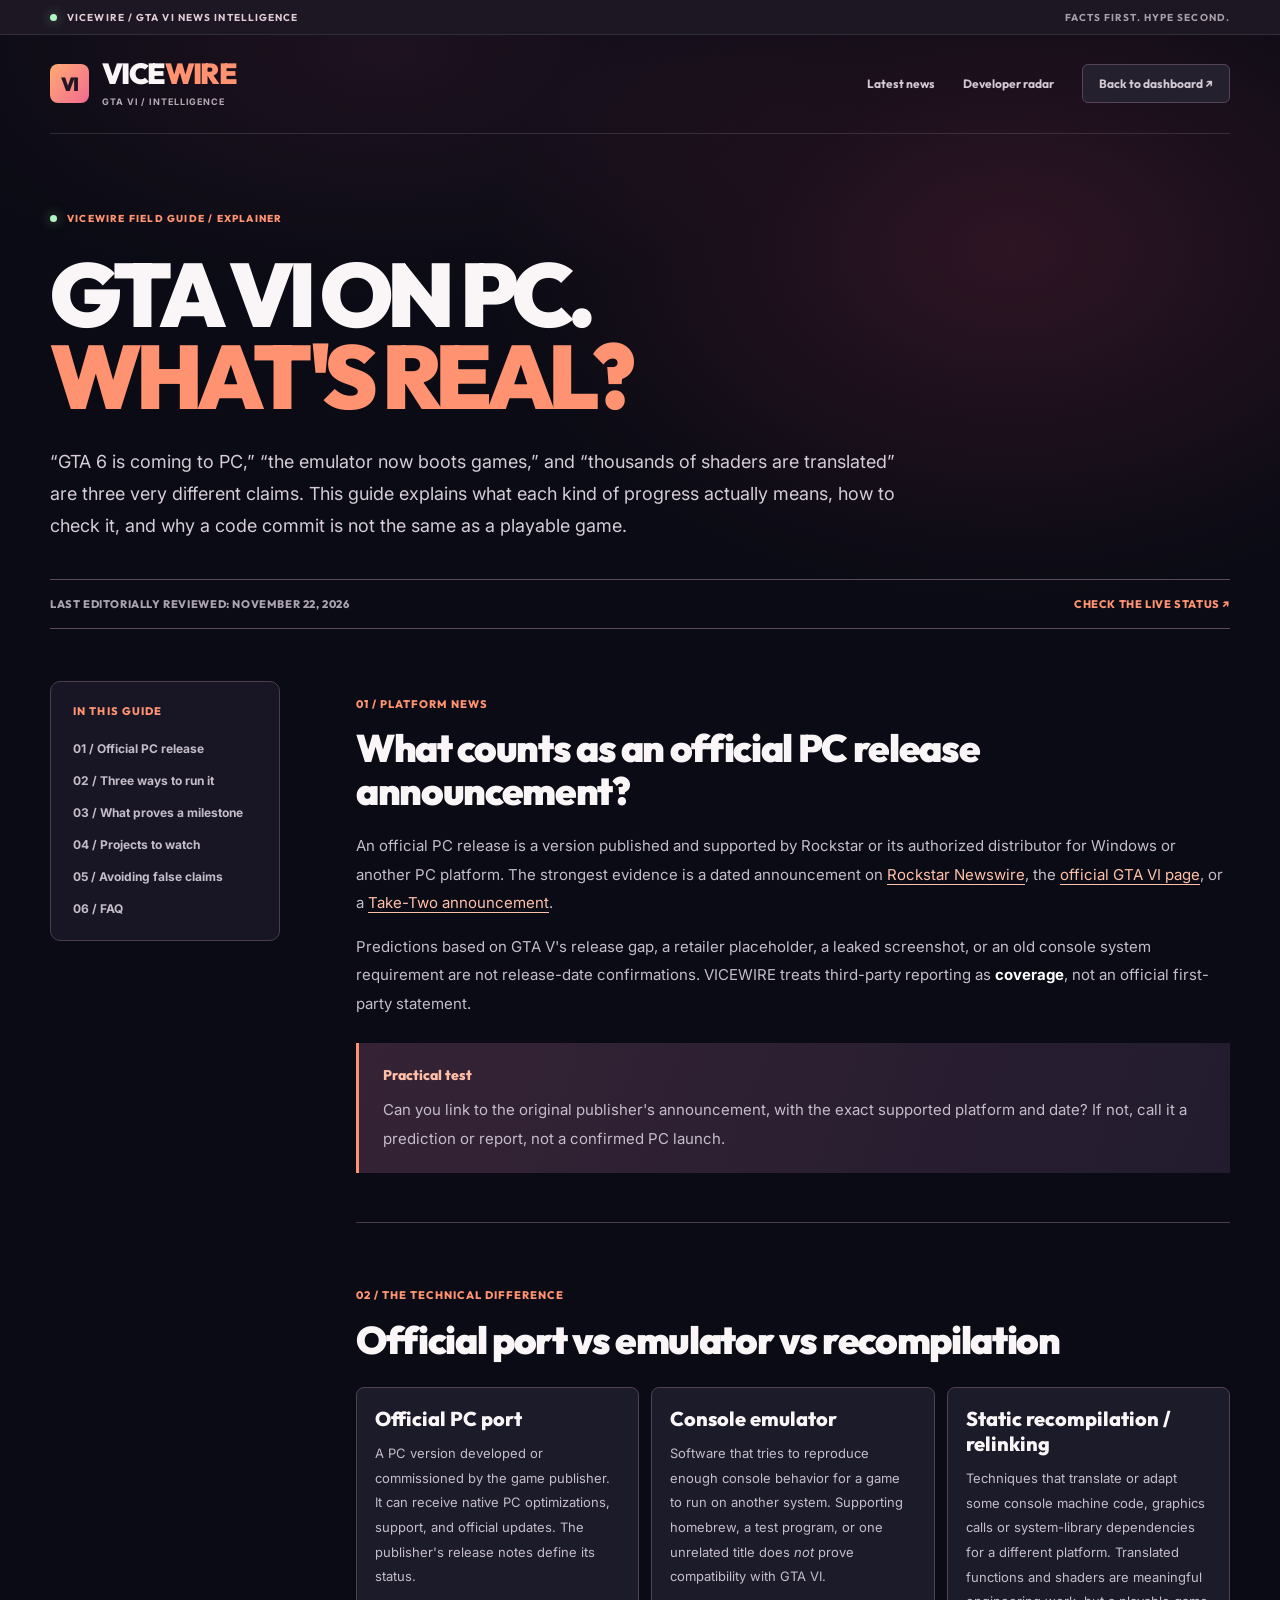
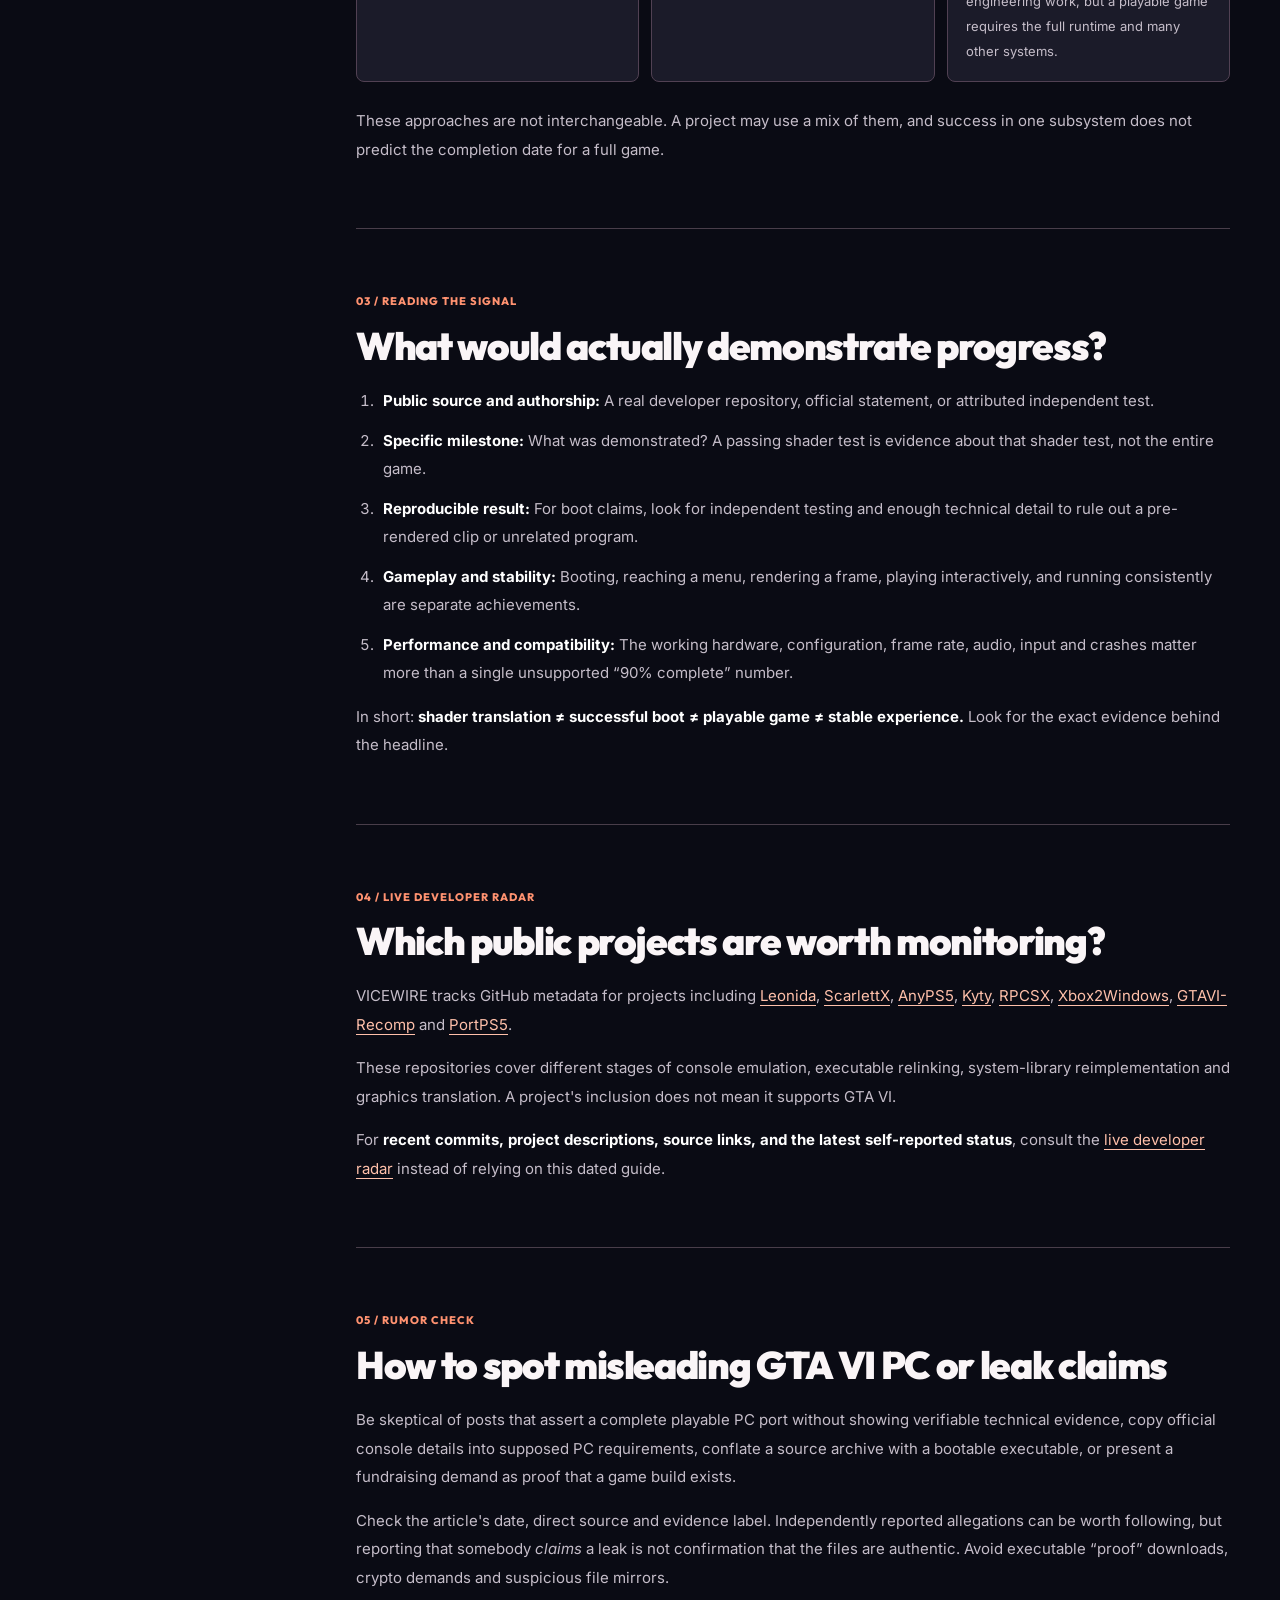
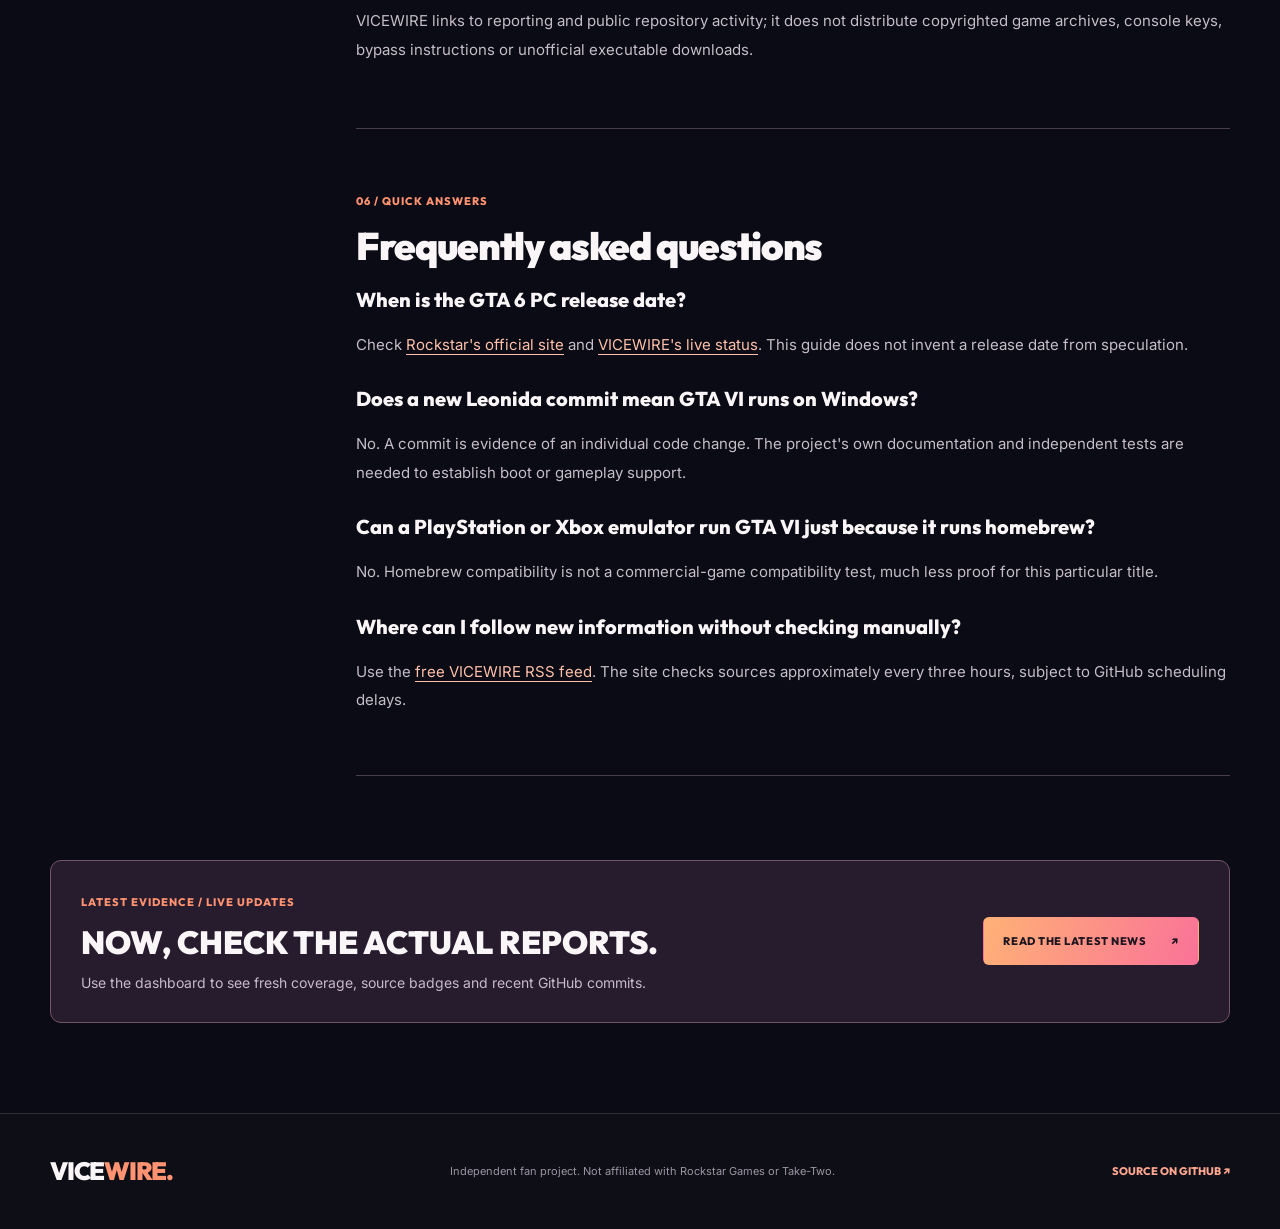
<file: site/guide.html>
<!doctype html>
<html lang="en">
<head>
  <meta charset="utf-8">
  <meta name="viewport" content="width=device-width, initial-scale=1">
  <meta name="theme-color" content="#0a0b14">
  <title>GTA 6 PC Release, Emulation & Recompilation Explained | VICEWIRE</title>
  <meta name="description" content="What would make GTA 6 playable on PC? Learn the difference between an official PC port, console emulation and recompilation, and how to check technical claims.">
  <link rel="canonical" href="https://almogmaman12.github.io/vicewire/guide.html">
  <link rel="icon" href="assets/favicon.svg" type="image/svg+xml">
  <link rel="alternate" type="application/rss+xml" href="data/feed.xml" title="VICEWIRE GTA VI news RSS">
  <meta property="og:type" content="article">
  <meta property="og:site_name" content="VICEWIRE">
  <meta property="og:title" content="GTA 6 PC Release and Emulation: What Actually Counts as Progress?">
  <meta property="og:description" content="A plain-English guide to official PC ports, emulators, static recompilation and why a shader milestone isn't a playable GTA VI build.">
  <meta property="og:url" content="https://almogmaman12.github.io/vicewire/guide.html">
  <meta name="twitter:card" content="summary">
  <script type="application/ld+json">{"@context":"https://schema.org","@type":"Article","headline":"GTA 6 PC Release, Emulation and Recompilation Explained","mainEntityOfPage":"https://almogmaman12.github.io/vicewire/guide.html","datePublished":"2026-11-22","dateModified":"2026-11-22","inLanguage":"en","isAccessibleForFree":true,"author":{"@type":"Organization","name":"VICEWIRE","url":"https://almogmaman12.github.io/vicewire/"},"description":"An evidence-focused guide to what official PC release announcements, emulation projects and recompilation milestones actually establish."}</script>
  <link rel="preconnect" href="https://fonts.googleapis.com">
  <link rel="preconnect" href="https://fonts.gstatic.com" crossorigin>
  <link href="https://fonts.googleapis.com/css2?family=Outfit:wght@400;500;600;700;800;900&family=Inter:wght@400;500;600;700&display=swap" rel="stylesheet">
  <link rel="stylesheet" href="assets/subscribe.css">
  <link rel="stylesheet" href="assets/guide.css">
</head>
<body>
  <div class="ambient" aria-hidden="true"></div>
  <div class="top-strip"><div class="wrap strip-inner"><span class="dot"></span> VICEWIRE / GTA VI NEWS INTELLIGENCE <span class="right">FACTS FIRST. HYPE SECOND.</span></div></div>
  <header class="wrap header">
    <a href="./" class="brand" aria-label="VICEWIRE home"><span class="brand-mark">VI</span><span>VICE<span class="accent">WIRE</span><small>GTA VI / INTELLIGENCE</small></span></a>
    <nav aria-label="Main navigation"><a href="./#news">Latest news</a><a href="./#projects">Developer radar</a><a class="back" href="./">Back to dashboard <span aria-hidden="true">↗</span></a></nav>
  </header>
  <main class="wrap guide-main">
    <div class="eyebrow"><span class="dot"></span> VICEWIRE FIELD GUIDE / EXPLAINER</div>
    <h1>GTA VI ON PC.<br><em>WHAT'S REAL?</em></h1>
    <p class="guide-lead">“GTA 6 is coming to PC,” “the emulator now boots games,” and “thousands of shaders are translated” are three very different claims. This guide explains what each kind of progress actually means, how to check it, and why a code commit is not the same as a playable game.</p>
    <div class="guide-stamp"><span>LAST EDITORIALLY REVIEWED: NOVEMBER 22, 2026</span><a href="./#pc-watch">CHECK THE LIVE STATUS ↗</a></div>
    <div class="guide-layout">
      <aside class="guide-toc"><span>IN THIS GUIDE</span><a href="#official-pc">01 / Official PC release</a><a href="#methods">02 / Three ways to run it</a><a href="#evidence">03 / What proves a milestone</a><a href="#repositories">04 / Projects to watch</a><a href="#red-flags">05 / Avoiding false claims</a><a href="#faq">06 / FAQ</a></aside>
      <article class="guide-body">
        <section id="official-pc"><span class="guide-kicker">01 / PLATFORM NEWS</span><h2>What counts as an official PC release announcement?</h2><p>An official PC release is a version published and supported by Rockstar or its authorized distributor for Windows or another PC platform. The strongest evidence is a dated announcement on <a href="https://www.rockstargames.com/newswire" target="_blank" rel="noopener noreferrer">Rockstar Newswire</a>, the <a href="https://www.rockstargames.com/VI" target="_blank" rel="noopener noreferrer">official GTA VI page</a>, or a <a href="https://www.take2games.com/" target="_blank" rel="noopener noreferrer">Take-Two announcement</a>.</p><p>Predictions based on GTA V's release gap, a retailer placeholder, a leaked screenshot, or an old console system requirement are not release-date confirmations. VICEWIRE treats third-party reporting as <strong>coverage</strong>, not an official first-party statement.</p><div class="guide-callout"><b>Practical test</b><p>Can you link to the original publisher's announcement, with the exact supported platform and date? If not, call it a prediction or report, not a confirmed PC launch.</p></div></section>
        <section id="methods"><span class="guide-kicker">02 / THE TECHNICAL DIFFERENCE</span><h2>Official port vs emulator vs recompilation</h2><div class="compare"><div><h3>Official PC port</h3><p>A PC version developed or commissioned by the game publisher. It can receive native PC optimizations, support, and official updates. The publisher's release notes define its status.</p></div><div><h3>Console emulator</h3><p>Software that tries to reproduce enough console behavior for a game to run on another system. Supporting homebrew, a test program, or one unrelated title does <em>not</em> prove compatibility with GTA VI.</p></div><div><h3>Static recompilation / relinking</h3><p>Techniques that translate or adapt some console machine code, graphics calls or system-library dependencies for a different platform. Translated functions and shaders are meaningful engineering work, but a playable game requires the full runtime and many other systems.</p></div></div><p>These approaches are not interchangeable. A project may use a mix of them, and success in one subsystem does not predict the completion date for a full game.</p></section>
        <section id="evidence"><span class="guide-kicker">03 / READING THE SIGNAL</span><h2>What would actually demonstrate progress?</h2><ol><li><strong>Public source and authorship:</strong> A real developer repository, official statement, or attributed independent test.</li><li><strong>Specific milestone:</strong> What was demonstrated? A passing shader test is evidence about that shader test, not the entire game.</li><li><strong>Reproducible result:</strong> For boot claims, look for independent testing and enough technical detail to rule out a pre-rendered clip or unrelated program.</li><li><strong>Gameplay and stability:</strong> Booting, reaching a menu, rendering a frame, playing interactively, and running consistently are separate achievements.</li><li><strong>Performance and compatibility:</strong> The working hardware, configuration, frame rate, audio, input and crashes matter more than a single unsupported “90% complete” number.</li></ol><p>In short: <strong>shader translation ≠ successful boot ≠ playable game ≠ stable experience.</strong> Look for the exact evidence behind the headline.</p></section>
        <section id="repositories"><span class="guide-kicker">04 / LIVE DEVELOPER RADAR</span><h2>Which public projects are worth monitoring?</h2><p>VICEWIRE tracks GitHub metadata for projects including <a href="https://github.com/ItsNotRexed/Leonida" target="_blank" rel="noopener noreferrer">Leonida</a>, <a href="https://github.com/Freminet/ScarlettX" target="_blank" rel="noopener noreferrer">ScarlettX</a>, <a href="https://github.com/boykopovar/AnyPS5" target="_blank" rel="noopener noreferrer">AnyPS5</a>, <a href="https://github.com/InoriRus/Kyty" target="_blank" rel="noopener noreferrer">Kyty</a>, <a href="https://github.com/RPCSX/rpcsx" target="_blank" rel="noopener noreferrer">RPCSX</a>, <a href="https://github.com/R0Y00/Xbox2Windows" target="_blank" rel="noopener noreferrer">Xbox2Windows</a>, <a href="https://github.com/JamesCicada/GTAVI-Recomp" target="_blank" rel="noopener noreferrer">GTAVI-Recomp</a> and <a href="https://github.com/ymatrix1/PortPS5" target="_blank" rel="noopener noreferrer">PortPS5</a>.</p><p>These repositories cover different stages of console emulation, executable relinking, system-library reimplementation and graphics translation. A project's inclusion does not mean it supports GTA VI.</p><p>For <strong>recent commits, project descriptions, source links, and the latest self-reported status</strong>, consult the <a href="./#projects">live developer radar</a> instead of relying on this dated guide.</p></section>
        <section id="red-flags"><span class="guide-kicker">05 / RUMOR CHECK</span><h2>How to spot misleading GTA VI PC or leak claims</h2><p>Be skeptical of posts that assert a complete playable PC port without showing verifiable technical evidence, copy official console details into supposed PC requirements, conflate a source archive with a bootable executable, or present a fundraising demand as proof that a game build exists.</p><p>Check the article's date, direct source and evidence label. Independently reported allegations can be worth following, but reporting that somebody <em>claims</em> a leak is not confirmation that the files are authentic. Avoid executable “proof” downloads, crypto demands and suspicious file mirrors.</p><p>VICEWIRE links to reporting and public repository activity; it does not distribute copyrighted game archives, console keys, bypass instructions or unofficial executable downloads.</p></section>
        <section id="faq"><span class="guide-kicker">06 / QUICK ANSWERS</span><h2>Frequently asked questions</h2><div class="guide-qa"><h3>When is the GTA 6 PC release date?</h3><p>Check <a href="https://www.rockstargames.com/VI" target="_blank" rel="noopener noreferrer">Rockstar's official site</a> and <a href="./#pc-watch">VICEWIRE's live status</a>. This guide does not invent a release date from speculation.</p><h3>Does a new Leonida commit mean GTA VI runs on Windows?</h3><p>No. A commit is evidence of an individual code change. The project's own documentation and independent tests are needed to establish boot or gameplay support.</p><h3>Can a PlayStation or Xbox emulator run GTA VI just because it runs homebrew?</h3><p>No. Homebrew compatibility is not a commercial-game compatibility test, much less proof for this particular title.</p><h3>Where can I follow new information without checking manually?</h3><p>Use the <a href="subscribe.html">free VICEWIRE RSS feed</a>. The site checks sources approximately every three hours, subject to GitHub scheduling delays.</p></div></section>
      </article>
    </div>
    <section class="guide-next"><div><span class="guide-kicker">LATEST EVIDENCE / LIVE UPDATES</span><h2>NOW, CHECK THE ACTUAL REPORTS.</h2><p>Use the dashboard to see fresh coverage, source badges and recent GitHub commits.</p></div><a class="btn btn-primary" href="./#news">READ THE LATEST NEWS <span aria-hidden="true">↗</span></a></section>
  </main>
  <footer><div class="wrap footer-inner"><a href="./" class="footer-logo">VICE<span>WIRE.</span></a><span>Independent fan project. Not affiliated with Rockstar Games or Take-Two.</span><a href="https://github.com/almogmaman12/vicewire" target="_blank" rel="noopener noreferrer">SOURCE ON GITHUB ↗</a></div></footer>
</body>
</html>
</file>
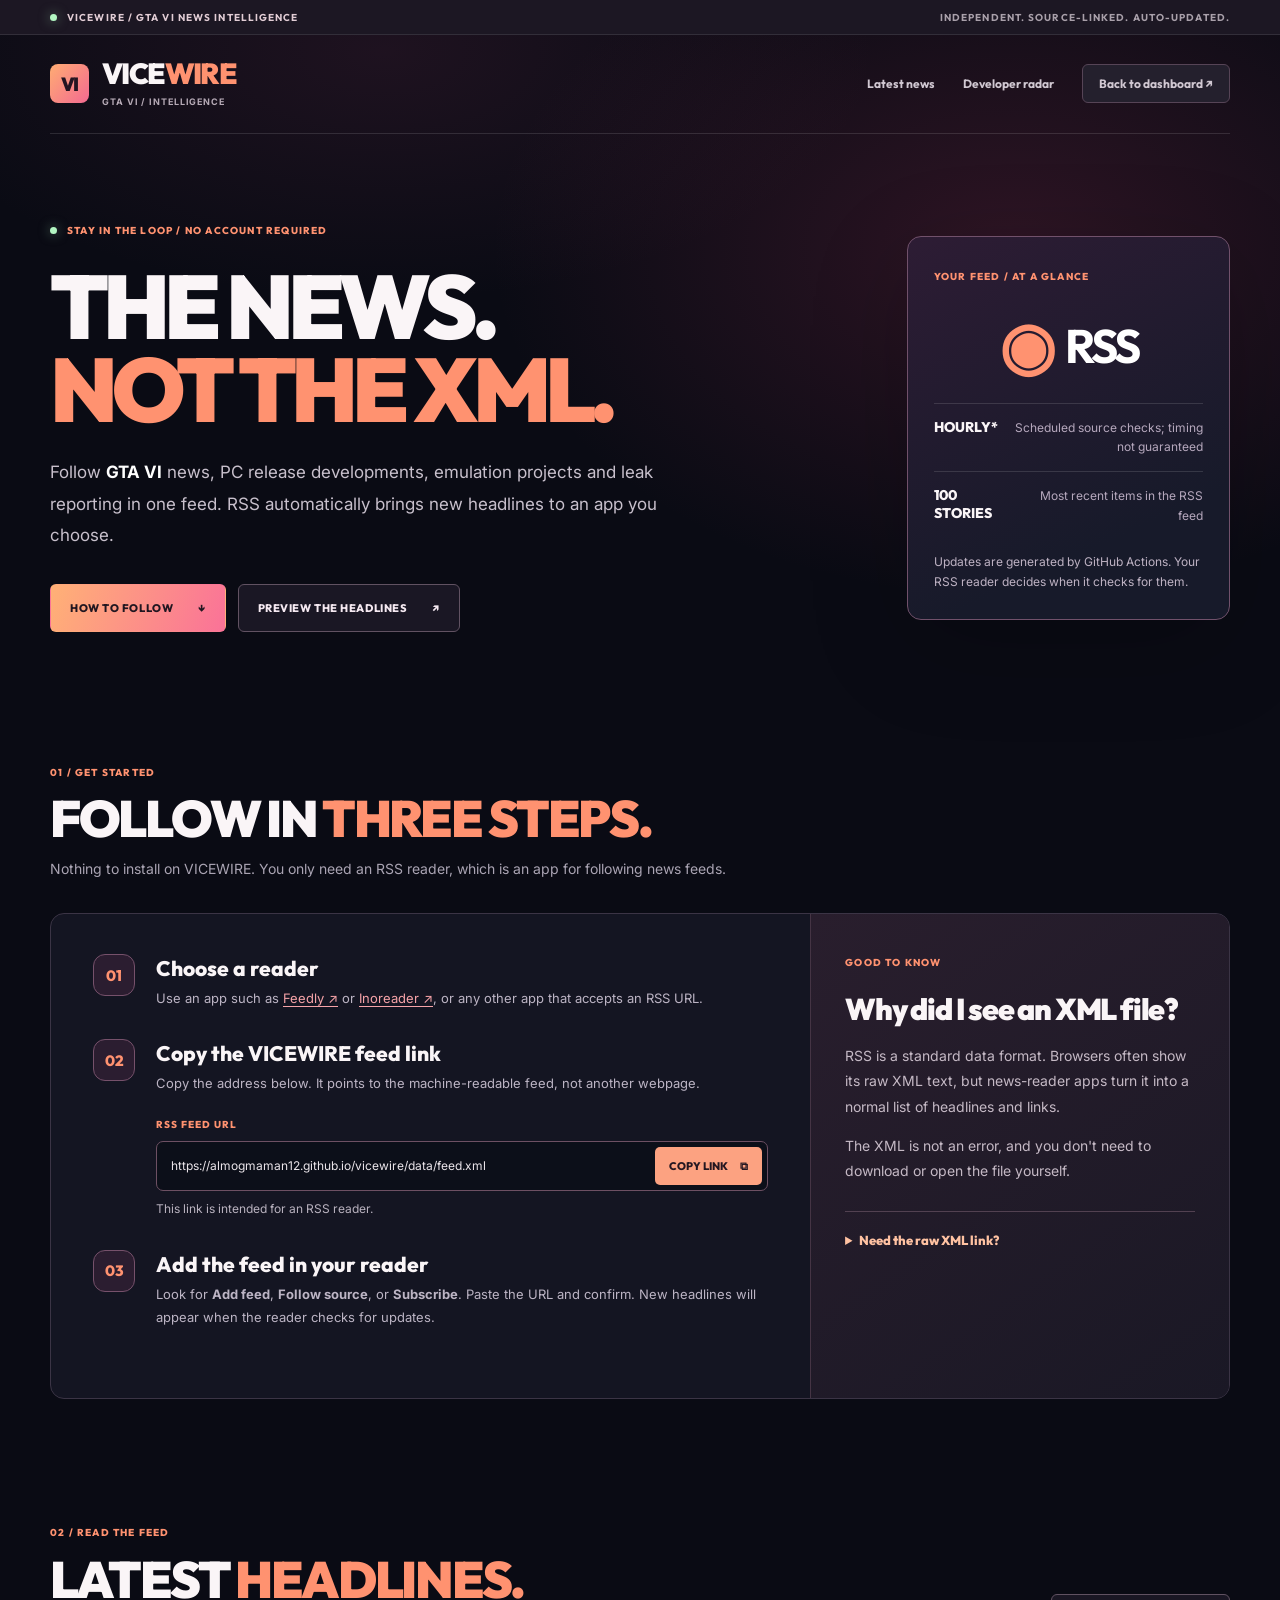
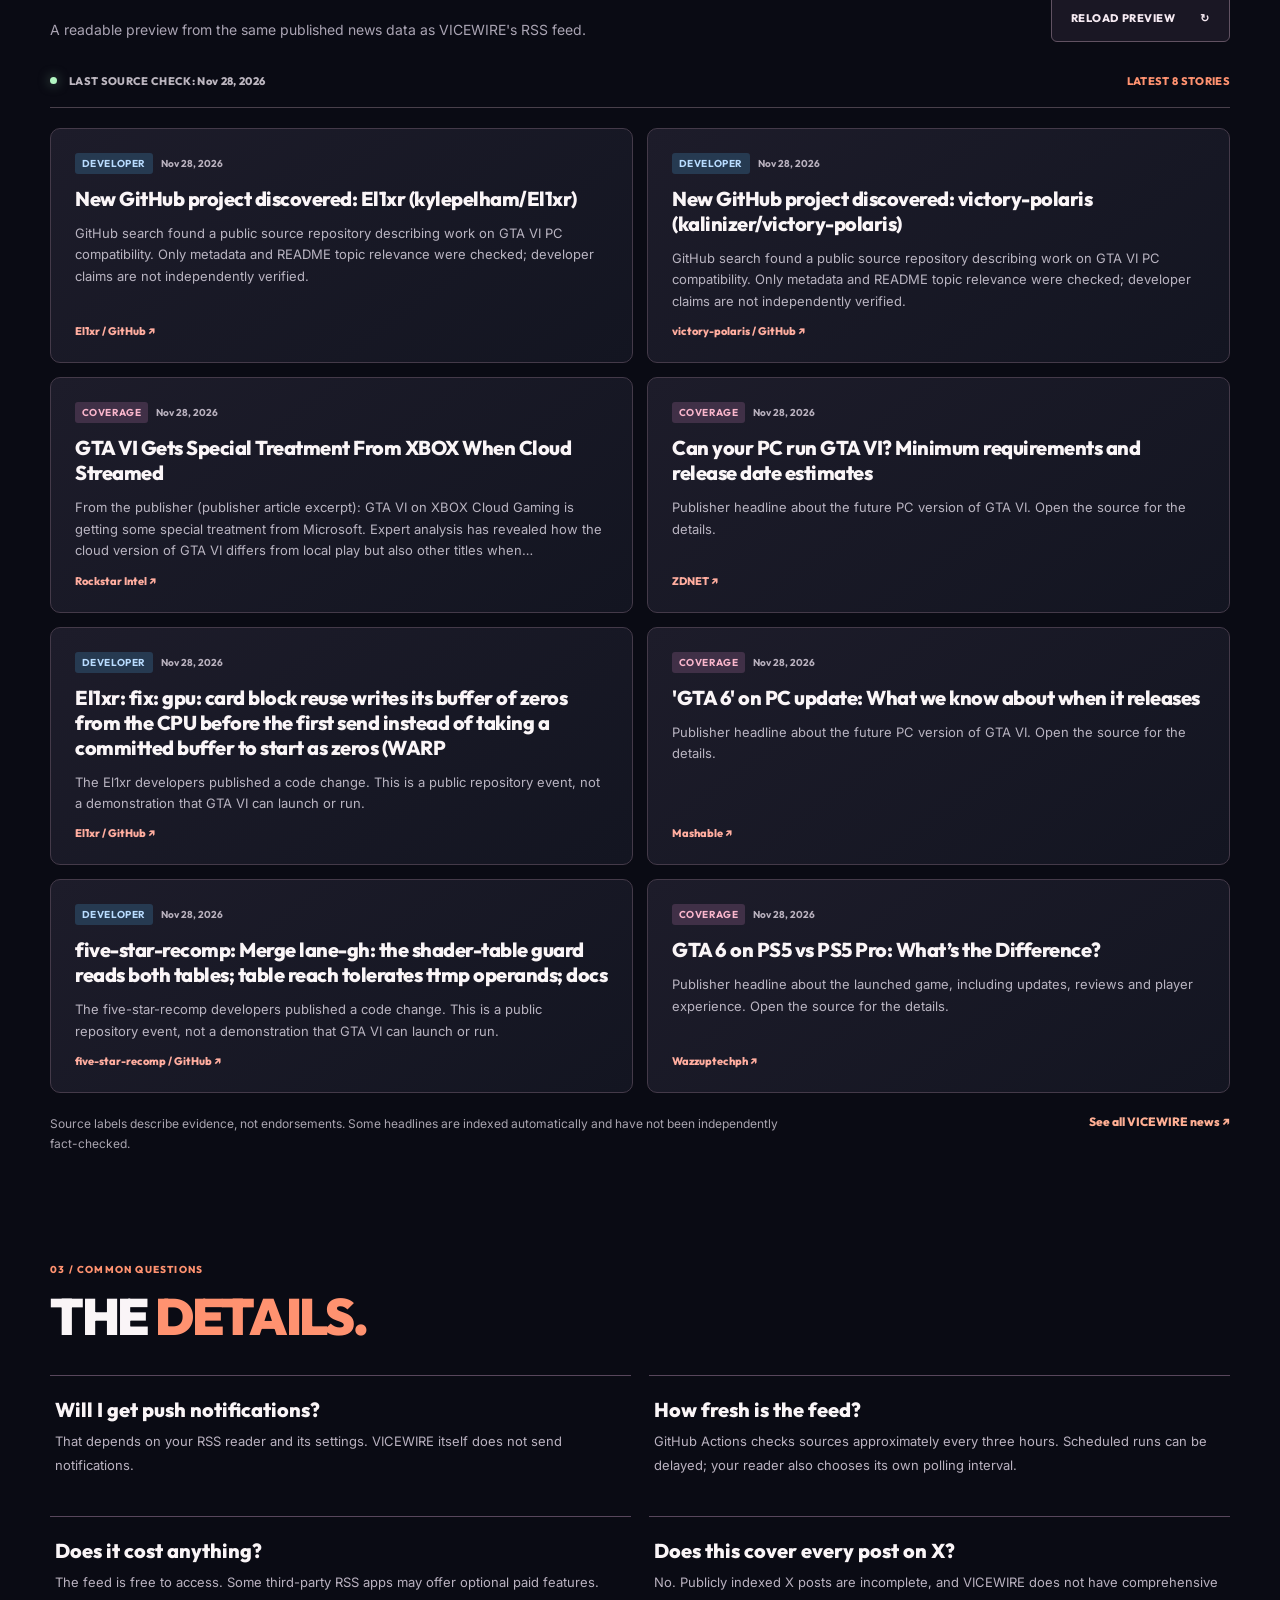
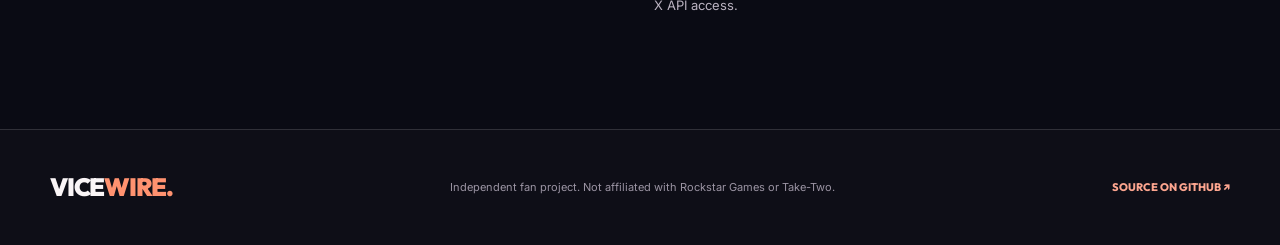
<file: site/subscribe.html>
<!doctype html>
<html lang="en">
<head>
  <meta charset="utf-8">
  <meta name="viewport" content="width=device-width, initial-scale=1">
  <meta name="theme-color" content="#0b0c16">
  <meta name="description" content="Subscribe to VICEWIRE GTA VI news. Preview the latest headlines, copy the RSS feed URL and learn how to follow GTA 6 in your favorite RSS reader.">
  <title>Follow VICEWIRE | GTA VI RSS and latest headlines</title>
  <link rel="canonical" href="https://almogmaman12.github.io/vicewire/subscribe.html">
  <meta property="og:type" content="website">
  <meta property="og:site_name" content="VICEWIRE">
  <meta property="og:title" content="Follow VICEWIRE | Free GTA 6 RSS Feed">
  <meta property="og:description" content="Follow GTA VI news for free. Copy the RSS link, preview the latest headlines, and subscribe with a news reader.">
  <meta property="og:url" content="https://almogmaman12.github.io/vicewire/subscribe.html">
  <meta name="twitter:card" content="summary">
  <link rel="icon" href="assets/favicon.svg" type="image/svg+xml">
  <link rel="alternate" type="application/rss+xml" title="VICEWIRE GTA VI RSS feed" href="data/feed.xml">
  <link rel="preconnect" href="https://fonts.googleapis.com">
  <link rel="preconnect" href="https://fonts.gstatic.com" crossorigin>
  <link href="https://fonts.googleapis.com/css2?family=Outfit:wght@400;500;600;700;800;900&family=Inter:wght@400;500;600;700;800&display=swap" rel="stylesheet">
  <link rel="stylesheet" href="assets/subscribe.css">
  <script src="assets/subscribe.js" defer></script>
</head>
<body>
  <div class="ambient" aria-hidden="true"></div>
  <div class="top-strip"><div class="wrap strip-inner"><span class="dot"></span> VICEWIRE / GTA VI NEWS INTELLIGENCE <span class="right">INDEPENDENT. SOURCE-LINKED. AUTO-UPDATED.</span></div></div>
  <header class="wrap header">
    <a href="./" class="brand" aria-label="VICEWIRE home"><span class="brand-mark">VI</span><span>VICE<span class="accent">WIRE</span><small>GTA VI / INTELLIGENCE</small></span></a>
    <nav aria-label="Page navigation"><a href="./#news">Latest news</a><a href="./#projects">Developer radar</a><a class="back" href="./">Back to dashboard <span aria-hidden="true">↗</span></a></nav>
  </header>
  <main>
    <section class="wrap hero" aria-labelledby="page-title">
      <div class="hero-copy">
        <div class="eyebrow"><span class="dot"></span> STAY IN THE LOOP / NO ACCOUNT REQUIRED</div>
        <h1 id="page-title">THE NEWS.<br><em>NOT THE XML.</em></h1>
        <p>Follow <strong>GTA VI</strong> news, PC release developments, emulation projects and leak reporting in one feed. RSS automatically brings new headlines to an app you choose.</p>
        <div class="hero-links"><a class="btn btn-primary" href="#subscribe">HOW TO FOLLOW <span aria-hidden="true">↓</span></a><a class="btn btn-ghost" href="#preview">PREVIEW THE HEADLINES <span aria-hidden="true">↗</span></a></div>
      </div>
      <div class="hero-aside"><span class="aside-label">YOUR FEED / AT A GLANCE</span><div class="signal"><span class="rings" aria-hidden="true">◉</span><strong>RSS</strong></div>
        <div class="aside-fact"><b>HOURLY*</b><span>Scheduled source checks; timing not guaranteed</span></div>
        <div class="aside-fact"><b>100 STORIES</b><span>Most recent items in the RSS feed</span></div>
        <p>Updates are generated by GitHub Actions. Your RSS reader decides when it checks for them.</p>
      </div>
    </section>
    <section class="wrap subscribe-layout" id="subscribe" aria-labelledby="subscribe-title">
      <div class="section-heading"><span class="section-number">01 / GET STARTED</span><h2 id="subscribe-title">FOLLOW IN <em>THREE STEPS.</em></h2><p>Nothing to install on VICEWIRE. You only need an RSS reader, which is an app for following news feeds.</p></div>
      <div class="subscribe-card">
        <div class="steps">
          <div class="step"><span class="number">01</span><div><h3>Choose a reader</h3><p>Use an app such as <a href="https://feedly.com/" target="_blank" rel="noopener noreferrer">Feedly ↗</a> or <a href="https://www.inoreader.com/" target="_blank" rel="noopener noreferrer">Inoreader ↗</a>, or any other app that accepts an RSS URL.</p></div></div>
          <div class="step"><span class="number">02</span><div><h3>Copy the VICEWIRE feed link</h3><p>Copy the address below. It points to the machine-readable feed, not another webpage.</p></div></div>
          <div class="copy-group">
            <label for="feed-url">RSS FEED URL</label>
            <div class="copy-row"><input id="feed-url" type="text" readonly value="https://almogmaman12.github.io/vicewire/data/feed.xml" aria-label="VICEWIRE RSS feed URL"><button id="copy-feed" type="button" class="copy-button"><span id="copy-label">COPY LINK</span><span aria-hidden="true">⧉</span></button></div>
            <p class="copy-status" id="copy-status" role="status" aria-live="polite">This link is intended for an RSS reader.</p>
          </div>
          <div class="step"><span class="number">03</span><div><h3>Add the feed in your reader</h3><p>Look for <strong>Add feed</strong>, <strong>Follow source</strong>, or <strong>Subscribe</strong>. Paste the URL and confirm. New headlines will appear when the reader checks for updates.</p></div></div>
        </div>
        <aside class="help-panel"><span class="eyebrow">GOOD TO KNOW</span><h3>Why did I see an XML file?</h3><p>RSS is a standard data format. Browsers often show its raw XML text, but news-reader apps turn it into a normal list of headlines and links.</p><p>The XML is not an error, and you don't need to download or open the file yourself.</p><details><summary>Need the raw XML link?</summary><p>For developers and feed readers, the actual endpoint remains available.</p><a href="data/feed.xml" target="_blank" rel="noopener noreferrer">Open raw RSS XML ↗</a></details></aside>
      </div>
    </section>
    <section class="wrap preview-section" id="preview" aria-labelledby="preview-title">
      <div class="section-heading preview-heading"><div><span class="section-number">02 / READ THE FEED</span><h2 id="preview-title">LATEST <em>HEADLINES.</em></h2><p>A readable preview from the same published news data as VICEWIRE's RSS feed.</p></div><button type="button" class="btn btn-ghost" id="refresh-preview">RELOAD PREVIEW <span aria-hidden="true">↻</span></button></div>
      <div class="preview-meta"><span class="dot"></span><span id="feed-updated">LOADING LATEST PUBLISHED DATA...</span><span class="preview-limit">LATEST 8 STORIES</span></div>
      <div class="preview-list" id="preview-list" aria-live="polite"><p class="loading">Loading recent stories…</p></div>
      <div class="preview-footer"><p>Source labels describe evidence, not endorsements. Some headlines are indexed automatically and have not been independently fact-checked.</p><a href="./#news">See all VICEWIRE news ↗</a></div>
    </section>
    <section class="wrap faq" aria-labelledby="faq-title"><div class="section-heading"><span class="section-number">03 / COMMON QUESTIONS</span><h2 id="faq-title">THE <em>DETAILS.</em></h2></div>
      <div class="faq-grid"><div class="faq-item"><h3>Will I get push notifications?</h3><p>That depends on your RSS reader and its settings. VICEWIRE itself does not send notifications.</p></div><div class="faq-item"><h3>How fresh is the feed?</h3><p>GitHub Actions checks sources approximately every three hours. Scheduled runs can be delayed; your reader also chooses its own polling interval.</p></div><div class="faq-item"><h3>Does it cost anything?</h3><p>The feed is free to access. Some third-party RSS apps may offer optional paid features.</p></div><div class="faq-item"><h3>Does this cover every post on X?</h3><p>No. Publicly indexed X posts are incomplete, and VICEWIRE does not have comprehensive X API access.</p></div></div>
    </section>
  </main>
  <footer><div class="wrap footer-inner"><a href="./" class="footer-logo">VICE<span>WIRE.</span></a><span>Independent fan project. Not affiliated with Rockstar Games or Take-Two.</span><a href="https://github.com/almogmaman12/vicewire" target="_blank" rel="noopener noreferrer">SOURCE ON GITHUB ↗</a></div></footer>
</body>
</html>
</file>
<file: site/assets/styles.css>
:root{--bg:#0a0b13;--surface:#121420;--panel:#161723;--line:#30303c;--muted:#9d9aab;--text:#f6f2f3;--orange:#fd795e;--pink:#fa5697;--mint:#b2f6c2;--yellow:#f8cd84;--font-head:'Barlow Condensed',Impact,'Arial Narrow',sans-serif;--mono:'Space Mono',monospace;--body:'DM Sans',Arial,sans-serif}*{box-sizing:border-box}html{scroll-behavior:smooth}body{margin:0;background:var(--bg);color:var(--text);font-family:var(--body);font-size:14px;-webkit-font-smoothing:antialiased}::selection{background:var(--orange);color:#120c16}a{color:inherit;text-decoration:none}button,input{font:inherit}button{cursor:pointer}button:focus-visible,a:focus-visible,input:focus-visible{outline:2px solid var(--orange);outline-offset:3px}.shell{width:min(1432px,calc(100% - 96px));margin-inline:auto}.grain{position:fixed;inset:0;pointer-events:none;z-index:50;opacity:.12;background-image:url("data:image/svg+xml,%3Csvg viewBox='0 0 180 180' xmlns='http://www.w3.org/2000/svg'%3E%3Cfilter id='n'%3E%3CfeTurbulence type='fractalNoise' baseFrequency='.9' numOctaves='3' stitchTiles='stitch'/%3E%3C/filter%3E%3Crect width='100%25' height='100%25' opacity='.2' filter='url(%23n)'/%3E%3C/svg%3E")}.announcement{background:#171622;border-bottom:1px solid #34313b}.announcement-inner{display:flex;align-items:center;gap:14px;min-height:31px;color:#c7bdc4;font:700 9px var(--mono);letter-spacing:.055em;white-space:nowrap;overflow:hidden}.announcement-inner>span:nth-child(2){color:#f7c8b8}.ticker-divider{color:#676171}.ticker-spacer{flex:1}.pulse-dot{display:inline-block;flex-shrink:0;width:6px;height:6px;border-radius:50%;background:var(--mint);box-shadow:0 0 11px #83ffbd9c}.site-header{position:relative;z-index:2;border-bottom:1px solid #ffffff1c;background:#0b0d17fa}.nav-wrap{height:86px;display:flex;align-items:center;justify-content:space-between;gap:28px}.wordmark{display:flex;align-items:center;gap:12px;white-space:nowrap;font:900 32px/.75 var(--font-head);letter-spacing:-.02em}.wordmark>span:last-child>span,.footer-logo span{color:var(--orange)}.wordmark small{display:block;margin-top:8px;color:#9793a1;font:700 8px var(--mono);letter-spacing:.13em}.brand-symbol{width:33px;height:36px;display:grid;grid-template-columns:repeat(2,1fr);gap:4px;transform:skew(-13deg)}.brand-symbol i{background:var(--orange)}.brand-symbol i:nth-child(2){background:#f3bdd6}.brand-symbol i:nth-child(3){background:#de5c78}.brand-symbol i:last-child{background:#d3c0fa}.nav-links{display:flex;align-items:center;gap:36px;color:#b6b1bd;font:700 11px var(--mono)}.nav-links a:hover{color:var(--orange)}.nav-action{display:flex;align-items:center;gap:16px}.nav-live{font:700 9px var(--mono);color:#cfc9d1;display:flex;gap:9px;align-items:center}.icon-btn{width:39px;height:39px;display:grid;place-items:center;border:1px solid #55515d;background:#181825;color:#fff;transition:.2s}.icon-btn:hover{border-color:var(--orange);transform:rotate(35deg)}.icon-btn svg{width:18px;height:18px}.hero{display:grid;grid-template-columns:1.05fr .95fr;min-height:634px;align-items:stretch}.hero-copy{position:relative;z-index:1;padding:84px 25px 64px 0}.eyebrow,.kicker{display:flex;align-items:center;gap:10px;color:var(--orange);font:700 10px var(--mono);letter-spacing:.085em}.eyebrow-line{width:28px;height:1px;background:var(--orange)}.micro-arrow{font-size:18px}.hero h1{margin:31px 0 23px;font:900 clamp(72px,7.7vw,138px)/.84 var(--font-head);letter-spacing:-.035em;font-stretch:condensed}.hero h1 em{font-style:normal;color:#f2e5e8}.hero h1>span{background:linear-gradient(110deg,#fd745f,#ed569b 69%,#c981f1);background-clip:text;-webkit-background-clip:text;color:transparent}.hero-period{color:var(--orange)}.hero-description{max-width:527px;font-size:15px;line-height:1.9;color:#aaa7b4}.hero-description strong{color:#fff}.hero-buttons{display:flex;gap:12px;margin-top:34px}.primary-button,.secondary-button{min-height:49px;padding:0 22px;display:inline-flex;gap:27px;align-items:center;justify-content:space-between;font:800 11px var(--mono);transition:.2s;white-space:nowrap;border:1px solid transparent}.primary-button{color:#18111e;background:linear-gradient(110deg,#ff9a6f,#f75c7f)}.primary-button:hover{filter:brightness(1.16);transform:translateY(-2px)}.secondary-button{color:#f2e7eb;border-color:#53505e;background:#191923}.secondary-button:hover{border-color:#fca283;color:#ffc0a0;transform:translateY(-2px)}.primary-button>span,.secondary-button>span{font-size:17px;font-weight:400}.hero-facts{display:flex;align-items:center;gap:23px;margin-top:61px}.hero-facts div:not(.fact-line){display:flex;flex-direction:column;gap:7px}.hero-facts strong{font:700 12px var(--mono);white-space:nowrap}.hero-facts span{color:#918c9d;font:700 9px var(--mono)}.fact-line{height:34px;width:1px;background:#393642}.hero-scene{position:relative;min-height:600px;overflow:hidden;isolation:isolate;background:radial-gradient(ellipse 75% 46% at 52% 60%,#e06280 0%,#80255f 43%,#28132f 85%,#10101d 100%);margin:32px 0 32px 20px;border:1px solid #513040}.scene-grid{position:absolute;inset:0;background:linear-gradient(transparent 99%,#ffd7bb30 100%) 0 0/100% 62px,linear-gradient(90deg,transparent 99%,#f7a9aa12 100%) 0 0/60px 100%;opacity:.34}.scene-horizon{position:absolute;bottom:23%;left:0;right:0;height:2px;background:#ffb7a1;box-shadow:0 0 25px 5px #ff6f7080}.scene-sun{position:absolute;width:430px;height:430px;left:50%;top:40%;transform:translate(-50%,-50%);border-radius:50%;background:linear-gradient(180deg,#ffd699,#fe9b7c 43%,#d64b80 78%,#9e2c70);box-shadow:0 0 95px 45px #f5859255}.scene-sun:after{content:"";position:absolute;inset:45% 0 0;background:repeating-linear-gradient(to bottom,transparent 0px,transparent 14px,#462047c7 17px,#462047c7 19px);border-radius:0 0 999px 999px;opacity:.33}.scene-silhouette{position:absolute;bottom:0;left:0;width:100%;height:100%;z-index:3}.giant-vi{position:absolute;inset:40px 0 0;text-align:center;line-height:1;font:900 clamp(320px,32vw,580px) var(--font-head);letter-spacing:-.14em;padding-right:10%;color:#fff2e82b;text-shadow:0 3px 2px #fff2e831;mix-blend-mode:screen;z-index:2}.scene-caption{position:absolute;bottom:21px;left:27px;right:25px;display:flex;justify-content:space-between;z-index:4;color:#fbd5d7;font:700 9px var(--mono);letter-spacing:.06em}.marquee{height:48px;display:flex;align-items:center;overflow:hidden;background:linear-gradient(100deg,#ffb47b,#f47e86,#ef68af);color:#1c1623}.marquee-inner{white-space:nowrap;font:900 19px var(--font-head);letter-spacing:.07em;animation:marquee 46s linear infinite}.marquee span{padding:0 26px;font-size:18px}@keyframes marquee{to{transform:translateX(-35%)}}section[id]{scroll-margin-top:24px}.status-section{padding-top:84px;padding-bottom:96px}.section-top{display:flex;justify-content:space-between;align-items:end;gap:32px;margin-bottom:33px}.section-top h2{margin:12px 0 0;font:900 clamp(41px,4vw,64px)/.91 var(--font-head);letter-spacing:-.012em}.section-top h2 span{color:var(--orange)}.section-top>p{max-width:338px;color:#a8a2b0;font-size:12px;line-height:1.8;margin:0}.status-grid{display:grid;grid-template-columns:repeat(4,1fr);gap:12px}.status-card{display:flex;flex-direction:column;min-height:207px;padding:20px 21px;background:#161722;border:1px solid #34313c;position:relative;overflow:hidden;transition:.2s}.status-card:hover{transform:translateY(-4px);border-color:#df8883}.status-card:before{content:"";position:absolute;width:100%;height:3px;left:0;top:0;background:var(--accent)}.status-card.success{--accent:var(--mint)}.status-card.pending{--accent:var(--yellow)}.status-card.progress{--accent:var(--orange)}.status-card.muted{--accent:#c1b0ed}.status-title{display:flex;align-items:center;gap:9px;color:#c9c4ce;font:700 10px var(--mono)}.status-icon{font-size:23px;color:var(--accent)}.corner-arrow{margin-left:auto;color:#8c8496;font-size:18px}.status-card>strong{font:900 clamp(29px,2.5vw,40px) var(--font-head);margin-top:25px;line-height:1;color:var(--accent)}.status-card>p{color:#aaa5b3;font-size:11px;margin:10px 0 18px}.status-foot{margin-top:auto;color:#8c8996;font:700 8px var(--mono);letter-spacing:.045em;display:flex;align-items:center;gap:8px}.status-foot .mini-dot{background:var(--accent)}.mini-dot{width:6px;height:6px;border-radius:50%;background:var(--orange);display:inline-block;flex-shrink:0}.feed-layout{display:grid;grid-template-columns:minmax(0,1fr) 325px;gap:26px;padding-bottom:100px}.news-main{min-width:0}.section-top-feed{align-items:end}.feed-total{font-size:10px;color:#9893a2;letter-spacing:.04em}.mono{font-family:var(--mono)}.news-controls{display:flex;gap:12px;align-items:center;justify-content:space-between;margin-bottom:20px}.filters{display:flex;gap:3px;flex-wrap:wrap}.filters button{border:1px solid transparent;color:#b0abb7;background:transparent;padding:12px 11px;font:800 10px var(--mono);white-space:nowrap}.filters button:hover{color:var(--orange)}.filters button.active{border-color:#ee827d;background:#fa756b15;color:#fda18b}.search-wrap{display:flex;align-items:center;gap:10px;min-width:148px;width:178px;border:1px solid #3d3b48;padding:0 11px;height:40px;background:#161723}.search-wrap svg{flex-shrink:0;width:16px;height:16px;color:#9d98a7}.search-wrap input{background:none;border:0;color:#fff;outline:0;min-width:0;width:100%;font-size:11px}.search-wrap input::placeholder{color:#777482}.news-list{display:grid;gap:10px}.news-card{display:grid;grid-template-columns:94px minmax(0,1fr) 25px;gap:20px;align-items:center;padding:22px;background:#151621;border:1px solid #302f3c;min-height:140px;transition:.2s}.news-card:hover{background:#1d1c2b;border-color:#f77d778c;transform:translateX(3px)}.news-card.feature{min-height:176px;background:linear-gradient(115deg,#272037,#191724 90%);border-color:#66435b}.news-number{align-self:stretch;display:flex;align-items:start;flex-direction:column;gap:12px;border-right:1px solid #45414f;font:900 39px var(--font-head);color:#55465e}.news-card.feature .news-number{color:var(--orange)}.news-date{font:700 9px var(--mono);color:#888394}.news-meta{display:flex;align-items:center;flex-wrap:wrap;gap:10px;font:700 9px var(--mono);color:#9995a3;text-transform:uppercase}.news-meta .badge{margin-right:1px}.badge{display:inline-block;padding:6px 8px;font:800 8px var(--mono);letter-spacing:.035em;border:1px solid}.badge.verified{color:#b5f1c5;border-color:#61997b6a;background:#4db8781c}.badge.developer{color:#ffb6a3;border-color:#f17e6d61;background:#ec765b19}.badge.report{color:#c7b5e9;border-color:#a58ad05e;background:#9678bd1c}.news-content h3{margin:13px 0 8px;font:800 clamp(20px,2vw,28px)/1.05 var(--font-head);letter-spacing:.005em}.news-card.feature h3{font-size:clamp(26px,2.6vw,35px)}.news-content p{max-width:700px;margin:0;color:#a8a3b1;font-size:11px;line-height:1.7}.news-arrow{font-size:24px;color:var(--orange);align-self:center}.more-bar{display:flex;justify-content:space-between;align-items:center;padding-top:19px}.more-bar>span{color:#8d8999;font-size:10px}.secondary-button.small{min-height:39px;padding-inline:15px;font-size:9px}.sidebar{padding-top:0;display:flex;flex-direction:column;gap:13px}.side-panel{border:1px solid #37313f;padding:22px;background:#181622;position:relative;overflow:hidden}.hot-panel{min-height:314px;background:linear-gradient(135deg,#3e213a,#231b2c 65%,#161723)}.panel-kicker{color:#efb2ae;font:800 9px var(--mono);display:flex;align-items:center;gap:9px;letter-spacing:.06em}.side-panel h3{margin:27px 0 12px;font:900 51px/.83 var(--font-head);letter-spacing:-.03em}.hot-panel h3 em{font-style:normal;color:var(--orange)}.side-panel p{color:#b8acba;font-size:11px;line-height:1.8;max-width:270px;position:relative;z-index:1}.hot-panel>a{display:inline-flex;gap:22px;margin-top:17px;font:800 9px var(--mono);color:#ffc1a7;position:relative;z-index:2}.panel-grid-art{position:absolute;bottom:-60px;right:-10px;font:900 180px var(--font-head);color:#ff65841b;transform:rotate(-12deg)}.panel-grid-art span{color:#ffc16d20}.watch-panel{background:#171823}.watch-panel h3{font-size:35px;margin:19px 0 25px}.mini-project{display:flex;justify-content:space-between;gap:10px;align-items:center;padding:13px 0;border-top:1px solid #373540}.mini-project div{display:flex;flex-direction:column;gap:6px;min-width:0}.mini-project strong{font:800 13px var(--body)}.mini-project small{color:#96909f;font:8px var(--mono);white-space:nowrap;overflow:hidden;text-overflow:ellipsis}.mini-project>a{color:var(--orange);font:700 11px var(--mono)}.panel-link{display:flex;justify-content:space-between;padding-top:20px;margin-top:9px;border-top:1px solid #353341;font:800 9px var(--mono);color:var(--orange)}.clean-panel{background:#151622}.legend-line{display:flex;align-items:center;gap:9px;margin-top:18px}.legend-line>span:last-child{font-size:10px;color:#a7a1b2;line-height:1.5}.side-note{border-top:1px solid #353341;margin-top:21px;padding-top:16px!important;color:#b9a4a9!important}.projects-wrap{padding:85px 0 96px;background:linear-gradient(180deg,#171723,#11121b);border-top:1px solid #3d3546;border-bottom:1px solid #3d3546}.project-intro{display:flex;justify-content:space-between;border-block:1px solid #45414b;padding:13px 1px;margin-bottom:16px;color:#a7a2ac;font:700 9px var(--mono);letter-spacing:.04em}.project-intro>div:first-child{display:flex;align-items:center;gap:10px;color:#e9b9b3}.project-grid{display:grid;grid-template-columns:repeat(2,minmax(0,1fr));gap:15px}.project-card{background:#1b1b28;border:1px solid #454050;padding:25px;min-width:0;transition:.2s}.project-card:hover{border-color:#f78d87}.project-card.highlight{background:linear-gradient(145deg,#302038,#1b1b28 65%);border-color:#ad6975}.project-top{display:flex;justify-content:space-between;gap:14px;align-items:start}.project-class{font:800 9px var(--mono);color:var(--orange);letter-spacing:.055em}.project-type{font:700 9px var(--mono);color:#9d97a4}.project-card h3{font:900 36px var(--font-head);margin:11px 0 10px}.project-card p{color:#b3adbc;font-size:11px;line-height:1.8;max-width:590px;min-height:42px}.project-status{margin:23px 0 16px;padding:11px 12px;display:flex;gap:9px;align-items:center;background:#ffffff09;border:1px solid #504752;font:700 10px var(--mono);color:#f1c9ac}.project-status .mini-dot{background:#f5be84}.project-stats{display:flex;flex-wrap:wrap;gap:20px;border-top:1px solid #413b4a;padding-top:18px}.project-stats>div{display:flex;flex-direction:column;gap:7px}.project-stats strong{font:800 13px var(--mono)}.project-stats small{color:#958e9c;font:700 9px var(--mono)}.project-links{margin-top:20px;display:flex;justify-content:space-between;gap:12px}.project-links a{color:#f8a18c;font:800 9px var(--mono);white-space:nowrap}.project-links a:hover{text-decoration:underline}.project-disclaimer{display:flex;align-items:start;gap:15px;background:#f8bd8920;border-left:3px solid #ffc086;margin-top:23px;padding:18px 22px}.project-disclaimer>span{font:900 22px var(--font-head);color:#ffc58b}.project-disclaimer p{margin:0;font-size:11px;color:#d4c3ba;line-height:1.8}.timeline-section{padding:95px 0}.timeline{display:grid;grid-template-columns:repeat(4,minmax(0,1fr));padding:24px 0 0}.milestone{position:relative;padding:30px 30px 0 0;border-top:1px solid #594354}.milestone:before{content:"";position:absolute;top:-4px;left:0;height:7px;width:7px;background:#f68e80;border-radius:100%}.milestone.wait{border-color:#373844}.milestone.wait:before{background:#777587}.milestone-marker{height:32px;width:32px;border-radius:100%;display:grid;place-items:center;border:1px solid #ee916e;color:#ed916f;margin-bottom:25px;font:800 15px var(--mono)}.milestone.wait .milestone-marker{border-color:#75707e;color:#9994a2}.milestone>div:last-child>span{color:#f7b397;font:700 9px var(--mono)}.milestone.wait>div:last-child>span{color:#9996a6}.milestone small{display:block;margin-top:8px;color:#7d7786;font-size:8px}.milestone h3{font:800 25px var(--font-head);margin:13px 0}.milestone p{color:#ada5b3;font-size:11px;line-height:1.8;max-width:240px}.footer-cta{padding:49px 50px;background:linear-gradient(120deg,#342439,#251d32 53%,#49253d);border:1px solid #70425f;display:flex;align-items:center;justify-content:space-between;gap:25px;margin-bottom:80px}.footer-cta .kicker{color:#ffc9ab}.footer-cta h2{font:900 clamp(42px,4vw,67px)/.94 var(--font-head);margin:17px 0}.footer-cta h2 em{font-style:normal;color:#ff987b}.footer-cta p{max-width:590px;color:#c1afbe;line-height:1.8;font-size:12px}.footer-actions{display:flex;flex-direction:column;gap:11px;min-width:210px}.footer{border-top:1px solid #3f3949;padding:32px 0 40px}.footer-inner{display:flex;align-items:center;gap:40px;justify-content:space-between}.footer-logo{font:900 30px var(--font-head)}.footer p{max-width:510px;color:#77717f;font:700 8px/1.9 var(--mono)}.footer-meta{display:flex;gap:21px;color:#9e97a7;font:700 9px var(--mono);white-space:nowrap}.footer-meta a:hover{color:var(--orange)}.loading-block{background:#151621;border:1px dashed #4d4554;padding:50px 20px;color:#c7a7ab;font:700 11px var(--mono);text-align:center}.empty-state{padding:48px 25px;border:1px dashed #5d4c5a;text-align:center;color:#bcb4c0}.empty-state strong{display:block;font:900 31px var(--font-head);margin-bottom:8px}.toast{position:fixed;right:22px;bottom:22px;z-index:100;background:#f69b81;color:#201321;padding:12px 18px;font:800 11px var(--mono);max-width:370px;box-shadow:0 20px 50px #0009;opacity:0;transform:translateY(15px);pointer-events:none;transition:.2s}.toast.show{opacity:1;transform:translateY(0)}@media(max-width:1250px){.shell{width:min(100% - 62px,1432px)}.nav-links{gap:17px}.hero{grid-template-columns:1fr .85fr}.hero h1{font-size:clamp(65px,8vw,110px)}.hero-facts{gap:12px}.hero-facts strong{font-size:10px}.feed-layout{grid-template-columns:minmax(0,1fr) 285px}.news-controls{align-items:stretch;flex-direction:column}.search-wrap{width:100%}}@media(max-width:970px){.nav-links{display:none}.hero{grid-template-columns:1fr}.hero-copy{padding-top:65px;padding-bottom:40px}.hero-scene{min-height:430px;margin:0 0 35px}.scene-sun{top:44%}.giant-vi{font-size:400px}.status-grid{grid-template-columns:repeat(2,1fr)}.feed-layout{grid-template-columns:1fr}.sidebar{display:grid;grid-template-columns:repeat(2,minmax(0,1fr))}.clean-panel{grid-column:1/-1}.news-controls{flex-direction:row;align-items:center}.search-wrap{width:170px}.timeline{grid-template-columns:repeat(2,1fr);row-gap:30px}.footer-inner{flex-wrap:wrap}}@media(max-width:640px){.shell{width:calc(100% - 34px)}.announcement-inner{gap:10px}.announcement-inner>span:nth-child(n+5):not(:last-child){display:none}.nav-wrap{height:72px}.nav-live{display:none}.wordmark{font-size:28px}.hero h1{font-size:clamp(66px,14vw,102px)}.hero-copy{padding-top:50px;padding-right:0}.hero-description{font-size:13px}.hero-buttons{flex-wrap:wrap}.hero-buttons a{flex:1;min-width:170px}.hero-facts{gap:11px;margin-top:43px;justify-content:space-between}.hero-facts strong{font-size:9px}.hero-facts span{font-size:8px}.hero-scene{min-height:310px}.scene-sun{width:310px;height:310px}.giant-vi{font-size:260px}.scene-caption{font-size:7px}.section-top{align-items:start;flex-direction:column;gap:14px}.section-top h2{font-size:45px}.status-section,.projects-wrap,.timeline-section{padding-top:62px;padding-bottom:65px}.status-grid{gap:8px}.status-card{min-height:182px;padding:16px 12px}.status-title{font-size:8px}.status-card>strong{font-size:27px}.status-card p{font-size:10px}.status-foot{font-size:7px}.news-controls{flex-direction:column}.filters{gap:4px}.filters button{padding:10px 9px;font-size:9px}.search-wrap{width:100%}.news-card{grid-template-columns:49px minmax(0,1fr) 14px;gap:12px;padding:16px 10px}.news-number{font-size:28px}.news-date{font-size:7px}.news-content h3{font-size:22px}.news-card.feature h3{font-size:25px}.news-content p{font-size:10px}.news-meta{font-size:8px;gap:7px}.sidebar{display:flex}.project-grid,.timeline{grid-template-columns:1fr}.project-intro>div:last-child{display:none}.project-card{padding:20px}.milestone{padding-left:12px}.footer-cta{padding:30px 22px;flex-direction:column;align-items:stretch}.footer-cta h2{font-size:46px}.footer-actions{flex-direction:row;flex-wrap:wrap}.footer-inner{display:block}.footer p{margin:20px 0}.footer-meta{flex-wrap:wrap}}@media(prefers-reduced-motion:reduce){html{scroll-behavior:auto}.marquee-inner{animation:none}*{transition:none!important}}

.latest-commit{margin-top:18px;border-top:1px solid #423a49;padding-top:12px;display:flex;flex-direction:column;gap:8px}.latest-commit span{font:800 8px var(--mono);color:#a39aaa}.latest-commit a{color:#e9d5d5;font:600 10px/1.5 var(--body);max-width:100%;white-space:nowrap;overflow:hidden;text-overflow:ellipsis}.latest-commit a:hover{color:var(--orange)}

/* VICEWIRE v2: clearer, less condensed typography and editorial context. */
:root{--font-head:'Outfit',system-ui,sans-serif;--mono:'JetBrains Mono',ui-monospace,monospace;--body:'Inter',system-ui,sans-serif;--muted:#b9b4c2;--text:#f7f4f8}
body{font-size:15px;line-height:1.65;letter-spacing:-.005em}.grain{opacity:.035}.nav-links{font:600 13px var(--body);gap:24px}.nav-links a{white-space:nowrap}.nav-wrap{height:78px}.wordmark{font:850 28px/1 var(--font-head);letter-spacing:-.045em}.wordmark small{font:600 9px var(--mono);letter-spacing:0}.announcement-inner{font-size:10px}.kicker,.eyebrow{font-family:var(--body);font-size:11px;font-weight:750;letter-spacing:.08em}.hero{min-height:565px}.hero-copy{padding-top:82px;padding-bottom:50px}.hero h1{font:850 clamp(54px,5.4vw,89px)/1.02 var(--font-head);letter-spacing:-.067em;margin:27px 0 20px}.hero-description{font-size:16px;line-height:1.8;max-width:560px;color:#ccc5d0}.hero-facts strong{font:750 12px var(--body)}.hero-facts span{font-size:10px}.hero-scene{min-height:530px}.giant-vi{font-family:var(--font-head);letter-spacing:-.12em}.primary-button,.secondary-button{font:750 12px var(--body);letter-spacing:0}.section-top h2{font:800 clamp(34px,3.2vw,53px)/1.08 var(--font-head);letter-spacing:-.047em}.section-top>p{font-size:14px;color:#bdb5c3;max-width:425px}.status-card{min-height:205px}.status-card>strong{font:800 clamp(23px,2.1vw,32px)/1.12 var(--font-head);letter-spacing:-.04em}.status-card>p{font-size:13px;line-height:1.55}.status-title{font:700 10px var(--body);letter-spacing:.02em}.status-foot{font:650 9px var(--mono)}.news-content h3{font:750 clamp(19px,1.65vw,25px)/1.28 var(--font-head);letter-spacing:-.035em}.news-content p{font-size:13px;line-height:1.8;color:#c6bece;max-width:850px}.news-card.feature .news-content h3{font-size:clamp(21px,2vw,29px)}.news-meta{font-size:10px}.news-card{min-height:160px;align-items:start;padding:24px 24px;grid-template-columns:75px minmax(0,1fr) 20px}.news-card.feature{min-height:190px}.news-number{font:750 26px var(--font-head)}.news-date{font-size:10px}.news-arrow{align-self:start}.filters button{font:700 11px var(--body);padding:10px 11px}.search-wrap{height:44px}.search-wrap input{font-size:12px}.side-panel p{font-size:13px;line-height:1.8}.side-panel h3{font:850 34px/1.04 var(--font-head);letter-spacing:-.05em}.clean-panel .legend-line>span:last-child{font-size:11px}.project-card h3{font:800 27px var(--font-head);letter-spacing:-.035em}.project-card p{font-size:13px;line-height:1.8;min-height:0}.project-status{font:650 10px/1.6 var(--mono)}.milestone h3{font:750 19px/1.2 var(--font-head);letter-spacing:-.02em}.milestone p{font-size:13px}.footer-cta h2{font:800 clamp(35px,3vw,56px)/1.1 var(--font-head);letter-spacing:-.04em}.footer-cta p{font-size:13px}.footer-logo{font:800 28px var(--font-head)}
.news-context{padding-top:11px;margin-top:12px;border-top:1px solid #ffffff19;display:grid;gap:7px}.news-context .context-line{font-size:12px;line-height:1.75;color:#b9b5c4}.news-context .context-line b{color:#ffc4a2;font-weight:700}.news-context .verification{color:#aaa2b5;font:550 10px/1.65 var(--mono);letter-spacing:0}.news-context .verification b{color:#ddd0dc}.news-card .news-content{min-width:0}.news-meta .badge{flex-shrink:0}.badge.rumor{background:#463124;color:#ffca9e;border:1px solid #8a563d}.badge.social{background:#24313f;color:#b1d9ff;border:1px solid #44607a}
.developing-section{padding:18px 0 88px}.developing-panel{background:linear-gradient(130deg,#2d2232,#1a1a26 67%);border:1px solid #80546a;border-top:3px solid #ff9e76;padding:32px 35px}.developing-head{display:flex;justify-content:space-between;align-items:center;gap:15px;flex-wrap:wrap;font-size:10px;color:#b7a8bd}.developing-panel h3{font:750 clamp(25px,2.6vw,38px)/1.2 var(--font-head);letter-spacing:-.035em;max-width:940px;margin:21px 0 13px}.developing-lead{font-size:15px;line-height:1.8;color:#d2c5d4;max-width:1000px}.developing-facts{display:grid;grid-template-columns:repeat(3,1fr);gap:12px;margin:26px 0}.developing-facts>div{border:1px solid #564456;background:#191721ae;padding:22px}.developing-facts span{color:#ffa67c;font:700 10px var(--mono)}.developing-facts strong{display:block;margin:10px 0 9px;font:750 17px/1.35 var(--font-head)}.developing-facts p,.developing-bottom p{font-size:13px;color:#c3b7c5;line-height:1.8;margin:0}.developing-bottom{border-top:1px solid #6f4a5c;padding-top:20px;display:flex;gap:36px;justify-content:space-between}.developing-bottom>div:first-child{max-width:670px}.developing-bottom strong{display:block;color:#ffc1a2;font:750 12px var(--body);margin-bottom:8px}.source-links{display:flex;flex-direction:column;gap:10px;min-width:190px;font-size:12px;color:#ffc0a2}.source-links a:hover{text-decoration:underline}
.sources-section{padding:80px 0 92px}.source-status{display:grid;grid-template-columns:repeat(3,1fr);border:1px solid #44404d;background:#191925;gap:0}.source-status>div{padding:26px;display:flex;flex-direction:column;gap:11px;border-right:1px solid #44404d}.source-status>div:last-child{border-right:0}.source-status span{font-size:10px;color:#bdaebb}.source-status strong{font:750 19px var(--font-head);letter-spacing:-.02em}.source-columns{display:grid;grid-template-columns:1fr 1fr;gap:15px;margin-top:16px}.source-column{padding:29px;background:#181822;border:1px solid #353443}.source-column h3{font:800 23px var(--font-head);letter-spacing:-.035em;margin:0 0 11px}.source-column p{font-size:13px;line-height:1.85;color:#c4bccb}.source-link-row{display:flex;flex-wrap:wrap;gap:14px;margin-top:20px}.source-link-row a{font:700 12px var(--body);color:#ffb396}.source-link-row a:hover{text-decoration:underline}.source-footnote{color:#a6a0b0;font-size:12px;margin-top:18px;line-height:1.75}
@media(max-width:1250px){.nav-links{gap:13px;font-size:11px}.hero h1{font-size:clamp(55px,5.7vw,82px)}}
@media(max-width:970px){.hero h1{font-size:clamp(53px,10vw,88px)}.developing-facts{grid-template-columns:1fr}.source-columns{grid-template-columns:1fr}}
@media(max-width:640px){.hero h1{font-size:clamp(47px,10.5vw,72px)}.hero-description{font-size:14px}.hero-scene{min-height:300px}.section-top h2{font-size:35px}.status-card>strong{font-size:23px}.status-card p{font-size:11px}.news-card{grid-template-columns:minmax(0,1fr) 15px;gap:9px;padding:19px}.news-number{display:none}.news-content h3{font-size:20px}.news-card.feature .news-content h3{font-size:22px}.news-content p{font-size:12px}.news-context .context-line{font-size:12px}.news-meta{gap:6px;flex-wrap:wrap}.developing-panel{padding:21px 17px}.developing-panel h3{font-size:24px}.developing-lead{font-size:13px}.developing-facts>div{padding:17px}.developing-bottom{flex-direction:column;gap:20px}.source-status{grid-template-columns:1fr}.source-status>div{border-right:0;border-bottom:1px solid #44404d;padding:19px}.source-status>div:last-child{border-bottom:0}.source-column{padding:21px}.source-column h3{font-size:20px}.sources-section{padding:65px 0}}

.leak-activity{border-top:1px solid #58394f;padding-top:15px;margin-top:18px;color:#b9acbe;font-size:12px;line-height:1.65}.leak-activity strong{color:#ffb79b}.developing-facts #leak-promise-note{display:block;color:#ffd0a7;font-size:11px;margin-top:10px}

/* Source-reviewed briefings, separate from automatically indexed headlines. */
.briefing-section{padding:12px 0 90px}
.briefing-grid{display:grid;grid-template-columns:repeat(3,minmax(0,1fr));gap:17px}
.briefing-card{min-width:0;display:flex;flex-direction:column;padding:27px;background:linear-gradient(140deg,#211b2c,#131622 75%);border:1px solid #454055;transition:transform .18s,border-color .18s}
.briefing-card:hover,.briefing-card:focus-visible{transform:translateY(-3px);border-color:var(--orange)}
.briefing-top{display:flex;align-items:center;justify-content:space-between;gap:10px;color:#bcb4c3;font:700 10px var(--mono)}
.briefing-card h3{margin:22px 0 12px;font:800 clamp(21px,2.2vw,29px)/1.13 var(--body);letter-spacing:-.035em}
.briefing-card>p{margin:0 0 20px;color:#d0cbd2;font-size:14px;line-height:1.75}
.briefing-bottom{margin-top:auto;padding-top:17px;border-top:1px solid #4b4556;display:grid;gap:7px}
.briefing-bottom strong{color:var(--orange);font:800 10px var(--mono)}
.briefing-bottom span{font-size:13px;line-height:1.7;color:#bcb4c4}
.briefing-source{margin-top:19px;display:flex;justify-content:space-between;gap:10px;color:#ded4dc;font:700 10px var(--mono)}
.briefing-source span{color:var(--orange)}
@media(max-width:1000px){.briefing-grid{grid-template-columns:repeat(2,minmax(0,1fr))}}
@media(max-width:640px){.briefing-grid{grid-template-columns:1fr}.briefing-section{padding-bottom:50px}.briefing-card{padding:22px}}

/* Claim tracker: never equate a countdown with release or safety. */
.claim-clock-panel,.claim-safety{margin:24px 0;padding:23px;border-radius:12px;border:1px solid #986079;background:linear-gradient(125deg,#291b34,#121525 85%)}.claim-clock-head{display:flex;align-items:center;justify-content:space-between;gap:12px;flex-wrap:wrap;font:800 11px var(--mono);color:#ffb49c;letter-spacing:.04em}
.claim-clock-panel h4,.claim-safety h4{font:900 clamp(24px,3vw,37px)/1.12 var(--font-head);margin:18px 0 9px;color:#fff}
.claim-time{font:700 11px var(--mono);color:#f9b29d}
.claim-clock{display:grid;grid-template-columns:repeat(4,minmax(0,1fr));gap:11px;margin:22px 0}.claim-clock>div{display:flex;flex-direction:column;gap:8px;align-items:center;padding:17px 2px;border:1px solid #82556e;background:#141321;border-radius:7px}
.claim-clock strong{font:900 clamp(31px,4.8vw,59px)/1 var(--font-head);font-variant-numeric:tabular-nums;color:#ffae92}.claim-clock small{font:800 10px var(--mono);color:#c8b6c6}.claim-clock-status{font:800 12px var(--mono);color:#ffdbb2}
.claim-clock-panel>p,.claim-safety>p{font-size:13px;line-height:1.8;color:#c9bfcb}.claim-clock-panel>p strong,.claim-safety>p strong{color:#fff}.claim-links{display:flex;gap:19px;flex-wrap:wrap}.claim-links a,.claim-security-link{font-size:12px;color:#ffba9e;font-weight:800}.claim-source-grid{display:grid;grid-template-columns:repeat(3,minmax(0,1fr));gap:11px;margin:22px 0}.claim-source-grid>a{display:flex;flex-direction:column;gap:11px;border:1px solid #664b60;background:#191923;border-radius:8px;padding:17px}.claim-source-grid>a:hover{border-color:#ffb69c}.claim-source-grid small{font:700 10px var(--mono);color:#f1b0b8}.claim-source-grid strong{font-size:15px;color:#fff}.claim-source-grid span{font-size:12px;line-height:1.7;color:#c3b7c5}.claim-safety .claim-disclaimer{font-size:11px;color:#e1adb6}.claim-security-link{display:inline-block;margin-top:4px}
@media(max-width:960px){.claim-source-grid{grid-template-columns:1fr}}@media(max-width:640px){.claim-clock-panel,.claim-safety{padding:17px}.claim-clock{gap:6px}.claim-clock strong{font-size:clamp(25px,7vw,40px)}.claim-clock small{font-size:8px}}

/* New reports are indexed publisher headlines, not an automated safety verdict. */
.claim-reviewed-status{padding:17px 20px;margin:20px 0;border-left:3px solid #f7a66c;background:#4a302b66}
.claim-reviewed-status>strong{display:block;color:#ffe0c3;font:800 11px var(--mono)}
.claim-reviewed-status p{color:#d5bdc3;font:400 12px/1.8 var(--body);margin:8px 0 0}
.claim-new-reports{margin:22px 0;border-top:1px solid #6c526a;padding-top:18px}
.claim-new-reports h5{font:800 14px var(--body);color:#ffbc9c;margin:0 0 5px}
.claim-new-reports>p{color:#afa6b4;font:400 12px/1.7 var(--body);margin:0 0 15px}
.claim-safety-reports{display:grid;grid-template-columns:repeat(2,minmax(0,1fr));gap:10px;margin-bottom:16px}
.claim-safety-reports>a{min-width:0;display:flex;flex-direction:column;gap:8px;padding:13px;border:1px solid #715566;background:#151422}
.claim-safety-reports>a:hover{border-color:#ffbe9d}
.claim-safety-reports>a strong{color:#eee5ef;font:650 13px/1.5 var(--body)}
.claim-safety-reports>a small{color:#b0a2b1;font:700 9px/1.5 var(--mono)}
.claim-safety-reports>p,.claim-safety-reports>span{color:#beb4c0;font-size:12px}
@media(max-width:640px){.claim-safety-reports{grid-template-columns:1fr}.claim-reviewed-status{padding:13px}}

/* Independent-evidence checkpoint for the Cyberleek release claim */
.claim-clock-panel p a{color:#ffbc9f;text-decoration:underline;text-underline-offset:3px}
.claim-evidence-check{margin:20px 0;padding:19px;border:1px solid #684d5c;background:#181722;border-radius:8px}
.claim-evidence-check h5{margin:0 0 14px;color:#ffbe9c;font:800 13px var(--mono)}
.claim-evidence-rows{display:grid;grid-template-columns:repeat(2,minmax(0,1fr));gap:11px}
.claim-evidence-rows>div{min-width:0;border:1px solid #483846;background:#211b2a;padding:14px}
.claim-evidence-rows strong{display:block;color:#fff;font:700 13px/1.5 var(--body)}
.claim-evidence-rows span{display:block;margin-top:7px;color:#ffc496;font:800 9px var(--mono)}
.claim-evidence-rows p{font:400 12px/1.7 var(--body);color:#c8bfcb;margin:9px 0 0}
.claim-evidence-foot{font:400 11px/1.7 var(--body);color:#c0b3c3;margin:13px 0 0}
@media(max-width:640px){.claim-evidence-rows{grid-template-columns:1fr}}

/* 23 Nov independent-evidence update: a historical countdown is not a release signal. */
.claim-release-update{padding:18px 20px;margin:18px 0;background:linear-gradient(115deg,#402b34,#211c2d);border:1px solid #ae796f;border-left:4px solid #f9bd8e;border-radius:8px}
.claim-update-label{display:block;color:#ffd1a5;font:800 10px var(--mono);letter-spacing:.06em;margin-bottom:10px}
.claim-release-update>strong{display:block;color:#fff;font:800 clamp(17px,2.3vw,23px)/1.35 var(--body)}
.claim-release-update p{margin:10px 0 0;color:#dac6d1;font:400 13px/1.75 var(--body)}
.claim-release-update p strong{color:#fff}


/* Clearer news reading: human-reviewed context vs syndicated headlines. */
.news-reader-intro{margin:0 0 18px;padding:24px 27px;background:linear-gradient(135deg,#282036,#181b29 83%);border:1px solid #66506a;border-top:3px solid #fca17e}
.reader-intro-head{display:flex;align-items:center;justify-content:space-between;flex-wrap:wrap;gap:10px;color:#b6acbd;font:700 10px var(--mono)}
.news-reader-intro h3{margin:14px 0 9px;font:850 clamp(25px,3vw,40px)/1.05 var(--font-head);letter-spacing:-.02em}
.news-reader-intro h3 span{color:#fca585}
.news-reader-intro>p{margin:0 0 18px;color:#c0b5c4;font:400 13px/1.8 var(--body)}
.news-reader-intro>p strong{color:#fff}
.news-reader-highlights{display:grid;grid-template-columns:repeat(2,minmax(0,1fr));gap:11px}
.reader-highlight{display:flex;flex-direction:column;gap:10px;min-width:0;border:1px solid #654e63;background:#121523;padding:16px;transition:border-color .15s}
.reader-highlight:hover{border-color:#ffae87}
.reader-highlight small{color:#ffbb98;font:800 9px/1.5 var(--mono);letter-spacing:.04em}
.reader-highlight strong{color:#f5f1f7;font:800 19px/1.2 var(--font-head)}
.reader-highlight span{color:#c7bdca;font:400 12px/1.7 var(--body)}
.reader-highlight em{margin-top:auto;font:750 10px var(--mono);font-style:normal;color:#ffa98c}
.news-toolbar{display:flex;align-items:center;gap:12px;flex-wrap:wrap;margin:0 0 20px;padding:13px 15px;background:#181824;border:1px solid #47404f}
.news-toolbar label{display:flex;align-items:center;gap:8px;color:#bbb0bc;font:800 9px var(--mono)}
.news-toolbar select{min-width:110px;max-width:220px;height:35px;padding:0 7px;background:#11131d;border:1px solid #716073;border-radius:3px;color:#eee6ed;font:650 11px var(--body)}
.news-toolbar button{min-height:35px;margin-left:auto;padding:0 12px;border:1px solid #81647a;background:#282333;color:#ffd2bd;font:800 10px var(--mono);cursor:pointer}
.news-toolbar button:hover,.news-toolbar button[aria-pressed="true"]{border-color:#fc9e78;background:#493044}
.news-headline-note{color:#e2bbab!important;font-style:italic;font-size:11px!important}
.news-fresh{color:#a8eec5;font:800 9px var(--mono)}
.news-card.indexed-story{min-height:116px}
.news-card.indexed-story .news-content h3{margin-bottom:7px}
@media(max-width:900px){.news-reader-highlights{grid-template-columns:1fr}}
@media(max-width:640px){.news-reader-intro{padding:17px}.reader-highlight{padding:15px}.news-toolbar{align-items:stretch;flex-direction:column}.news-toolbar label{justify-content:space-between}.news-toolbar select{flex:1;max-width:100%}.news-toolbar button{margin-left:0}}


/* Progressive disclosure: visible Cyberleek overview, optional research detail. */
.developing-compact{padding:26px 30px}
.developing-compact .developing-head{margin-bottom:17px}
.cyber-glance{display:grid;grid-template-columns:minmax(0,1.2fr) minmax(0,1fr);gap:25px;align-items:center;padding:24px 25px;background:linear-gradient(115deg,#231c2d,#151a28);border:1px solid #725467;border-radius:11px}
.cyber-glance-label{font:800 10px var(--mono);letter-spacing:.06em;color:#ffb58f}
.developing-panel .cyber-glance h3{margin:9px 0 8px;font:800 clamp(24px,3vw,37px)/1.15 var(--font-head);letter-spacing:-.02em}
.cyber-glance h3 span{color:#ffb797}
.cyber-glance-intro p{margin:0;max-width:520px;color:#ccc3d0;font:400 13px/1.6 var(--body)}
.cyber-glance-facts{display:grid;grid-template-columns:repeat(3,minmax(0,1fr));gap:9px}
.cyber-glance-facts>div{min-width:0;display:flex;flex-direction:column;justify-content:center;gap:11px;min-height:94px;padding:14px 12px;background:#101522;border:1px solid #574553;border-radius:8px}
.cyber-glance-facts small{font:800 9px/1.5 var(--mono);color:#b9aebd}
.cyber-glance-facts strong{font:800 13px/1.3 var(--body);color:#ffb68d}
.developing-compact .compact-clock{padding:18px 22px;margin:13px 0 0;border-color:#58485b;background:#191a27}
.compact-clock h4{font-size:clamp(19px,2.2vw,28px);margin:12px 0 4px}
.compact-clock .claim-time{margin:0}
.compact-clock .claim-clock{max-width:490px;gap:8px;margin:13px 0}
.compact-clock .claim-clock>div{padding:12px 2px;gap:5px;border-color:#514256}
.compact-clock .claim-clock strong{font-size:clamp(26px,3.2vw,43px)}
.compact-clock .claim-clock-status{display:block;font-size:10px;line-height:1.5}
.compact-clock .compact-clock-note{margin:8px 0 0;font-size:12px;line-height:1.6;color:#c9c0ce}
.cyber-subdetails{margin-top:13px;padding-top:10px;border-top:1px solid #493c51}
.cyber-subdetails summary,.cyber-deep-dive summary{list-style:none;cursor:pointer;display:flex;align-items:center;gap:9px;color:#ffbaa0;font:750 12px/1.5 var(--body)}
.cyber-subdetails summary::-webkit-details-marker,.cyber-deep-dive summary::-webkit-details-marker{display:none}
.cyber-subdetails summary:before{content:"+";font:800 17px var(--mono)}
.cyber-subdetails[open] summary:before{content:"−"}
.cyber-hidden-copy{padding:12px 2px 0;color:#c9c0ce;font:400 13px/1.75 var(--body)}
.cyber-hidden-copy p{max-width:850px}
.cyber-deep-dive{margin-top:15px;border:1px solid #72576d;background:#1b1925;border-radius:10px;overflow:hidden}
.cyber-deep-dive>summary{justify-content:space-between;padding:18px 21px;color:#ffe1ce;background:#282034;font-size:14px}
.cyber-deep-dive>summary span{font:900 22px var(--mono);color:#ffac8e}
.cyber-deep-dive[open]>summary span{transform:rotate(45deg)}
.cyber-deep-dive>summary:hover,.cyber-deep-dive>summary:focus-visible{background:#38293d}
.cyber-deep-dive-body{padding:4px 22px 22px}
.cyber-deep-dive .claim-safety{margin-bottom:0}
.briefing-card>p,.reader-highlight span{display:-webkit-box;-webkit-box-orient:vertical;-webkit-line-clamp:2;overflow:hidden}
.briefing-card .briefing-bottom{display:none}
.briefing-card{padding:21px}
.briefing-card h3{margin:16px 0 10px}
.briefing-source{margin-top:auto;padding-top:18px}
.news-reader-intro>p{max-width:670px}
@media(max-width:950px){.cyber-glance{grid-template-columns:1fr}}
@media(max-width:640px){.developing-compact{padding:18px 14px}.cyber-glance{padding:18px;gap:16px}.cyber-glance-facts{grid-template-columns:1fr 1fr}.cyber-glance-facts>div{min-height:78px}.cyber-glance-facts>div:last-child{grid-column:1 / -1}.developing-compact .compact-clock{padding:16px 14px}.compact-clock .claim-clock{gap:6px}.compact-clock .claim-clock strong{font-size:clamp(24px,7vw,35px)}.cyber-deep-dive>summary{padding:15px;font-size:13px}.cyber-deep-dive-body{padding:5px 13px 15px}}
</file>
<file: site/assets/subscribe.css>
:root{color-scheme:dark;--bg:#0a0b14;--panel:#151624;--stroke:#3b3445;--muted:#a9a3b3;--text:#faf5f7;--orange:#ff9270;--pink:#ff6caa;--green:#b2f6c2}*{box-sizing:border-box}html{scroll-behavior:smooth}body{margin:0;background:var(--bg);color:var(--text);font:400 15px/1.65 Inter,Arial,sans-serif;-webkit-font-smoothing:antialiased}a{color:inherit;text-decoration:none}button,input{font:inherit}button{cursor:pointer}.ambient{position:absolute;inset:0 0 auto;z-index:-1;height:860px;background:radial-gradient(ellipse 58% 58% at 79% 29%,#9a315440,transparent 70%),radial-gradient(ellipse 45% 34% at 30% 6%,#7d33562d,transparent 85%)}.wrap{width:min(1180px,calc(100% - 64px));margin-inline:auto}.top-strip{border-bottom:1px solid #ffffff19;background:#1c1723}.strip-inner{height:34px;display:flex;align-items:center;gap:10px;color:#e2cdd5;font:700 10px Outfit,sans-serif;letter-spacing:.11em}.strip-inner .right{margin-left:auto;color:#a9a0aa}.dot{width:7px;height:7px;background:var(--green);border-radius:50%;display:inline-block;flex:0 0 auto;box-shadow:0 0 12px #b2f6c280}.header{display:flex;align-items:center;justify-content:space-between;padding-block:26px;border-bottom:1px solid #ffffff1f}.brand{display:flex;align-items:center;gap:13px;font:900 29px/.92 Outfit,sans-serif;letter-spacing:-.055em}.brand-mark{display:grid;place-items:center;width:39px;height:39px;background:linear-gradient(130deg,#ffac73,#f36a91);color:#241522;font:900 19px Outfit,sans-serif;letter-spacing:-.09em;border-radius:8px}.brand small{display:block;margin-top:8px;font:700 9px Inter,sans-serif;letter-spacing:.1em;color:#b6aab6}.accent,.section-heading em,.hero h1 em{font-style:normal;color:var(--orange)}nav{display:flex;align-items:center;gap:28px;color:#d1c8d2;font:700 12px Outfit,sans-serif}nav a:hover,.preview-footer a:hover,.step a:hover{color:var(--orange)}nav .back{padding:11px 16px;background:#24202d;border:1px solid #564456;border-radius:6px}.hero{display:grid;grid-template-columns:1.5fr .6fr;gap:48px;padding-block:90px 97px;align-items:center}.eyebrow,.section-number,.aside-label{font:800 10px Outfit,sans-serif;letter-spacing:.12em;color:var(--orange)}.eyebrow{display:flex;align-items:center;gap:10px}.hero h1{font:900 clamp(61px,7vw,96px)/.93 Outfit,sans-serif;letter-spacing:-.065em;margin:27px 0}.hero-copy>p{max-width:670px;font-size:17px;line-height:1.85;color:#c8c0cc}.hero-copy>p strong{color:#fff}.hero-links{display:flex;gap:12px;flex-wrap:wrap;margin-top:32px}.btn{display:inline-flex;justify-content:space-between;align-items:center;gap:25px;min-height:48px;padding:0 19px;border-radius:6px;border:1px solid #615262;background:#1a1724;color:#f5e9f1;font:800 11px Outfit,sans-serif;letter-spacing:.05em}.btn:hover{border-color:var(--orange)}.btn-primary{background:linear-gradient(110deg,#ffb176,#fa7298);color:#201620;border-color:transparent}.btn-primary:hover{filter:brightness(1.07)}.hero-aside{border:1px solid #71516b;border-radius:14px;padding:26px;background:linear-gradient(155deg,#2d1c34,#171a2a 75%);box-shadow:0 25px 100px #0003}.signal{height:115px;display:flex;justify-content:center;align-items:center;gap:12px;font:900 47px Outfit,sans-serif;letter-spacing:-.07em;color:#fff}.rings{color:var(--orange);font-size:65px}.aside-fact{display:flex;justify-content:space-between;gap:12px;padding:14px 0;border-top:1px solid #ffffff20}.aside-fact b{font:800 14px Outfit,sans-serif}.aside-fact span{font-size:12px;color:#b6a8bd;text-align:right}.hero-aside>p{margin:12px 0 0;color:#beb2c3;font-size:12px;line-height:1.7}.subscribe-layout,.preview-section,.faq{padding-block:30px 90px}.section-heading{margin-bottom:32px}.section-heading h2{margin:9px 0 10px;font:900 clamp(34px,4vw,51px)/1.05 Outfit,sans-serif;letter-spacing:-.045em}.section-heading>p,.section-heading>div>p{margin:0;max-width:740px;color:#aaa4b3;font-size:14px;line-height:1.8}.subscribe-card{display:grid;grid-template-columns:1.45fr .8fr;border:1px solid var(--stroke);border-radius:14px;overflow:hidden;background:#141522}.steps{padding:40px 42px}.step{display:flex;gap:21px;margin-bottom:29px}.number{flex:0 0 auto;display:grid;place-items:center;width:42px;height:42px;border:1px solid #76516b;background:#2b1d30;color:var(--orange);border-radius:12px;font:800 15px Outfit,sans-serif}.step h3{margin:1px 0 6px;font:800 21px Outfit,sans-serif}.step p{margin:0;color:#bcb4c4;font-size:13px;line-height:1.8}.step a{color:#f6a3a8;text-decoration:underline;text-underline-offset:3px}.copy-group{margin:-7px 0 31px 63px}.copy-group label{display:block;margin-bottom:10px;font:800 10px Outfit,sans-serif;letter-spacing:.1em;color:var(--orange)}.copy-row{display:flex;border:1px solid #6d5063;background:#0c0f19;border-radius:7px;padding:5px}.copy-row input{min-width:0;width:100%;flex:1;border:0;outline:0;background:none;padding:9px;color:#ebe5ea;font-size:12px}.copy-button{flex:0 0 auto;border:0;border-radius:5px;background:#fca281;color:#241721;padding:12px 14px;display:flex;align-items:center;gap:12px;font:800 11px Outfit,sans-serif}.copy-button:hover{background:#ffc3a7}.copy-status{font-size:12px;color:#b9b2bf;margin:8px 0 0}.help-panel{border-left:1px solid #453444;padding:42px 34px;background:linear-gradient(145deg,#291e2d,#1a1825)}.help-panel h3{font:900 30px/1.14 Outfit,sans-serif;letter-spacing:-.04em;margin:23px 0 17px}.help-panel p{color:#c5b9c5;font-size:14px;line-height:1.8}.help-panel details{margin-top:28px;border-top:1px solid #524151;padding-top:20px}.help-panel summary{font:800 13px Outfit,sans-serif;cursor:pointer;color:#ffc2a2}.help-panel details p{font-size:12px}.help-panel details a{font:800 12px Outfit,sans-serif;color:var(--orange);text-decoration:underline}.preview-heading{display:flex;align-items:end;justify-content:space-between;gap:18px}.preview-heading .btn{flex:0 0 auto}.preview-meta{display:flex;align-items:center;gap:12px;color:#bcb6bf;font:800 11px Outfit,sans-serif;letter-spacing:.03em;border-bottom:1px solid #49404b;padding-bottom:19px}.preview-limit{margin-left:auto;color:var(--orange)}.preview-list{display:grid;grid-template-columns:repeat(2,minmax(0,1fr));gap:14px;margin-top:20px}.story{display:flex;flex-direction:column;gap:12px;min-width:0;padding:24px;border:1px solid #443a49;background:linear-gradient(145deg,#1d1c2a,#131521);border-radius:10px;transition:border-color .18s,transform .18s}.story:hover{border-color:#dc8f9c;transform:translateY(-2px)}.story-meta{display:flex;align-items:center;gap:8px;flex-wrap:wrap;color:#b9b1be;font:700 10px Outfit,sans-serif}.story-badge{display:inline-block;border-radius:3px;padding:4px 7px;background:#403047;color:#f9b6cc;letter-spacing:.04em}.story-badge.official{background:#23483a;color:#b4f5ca}.story-badge.developer{background:#263a51;color:#b9dcff}.story-badge.rumor{background:#5a3331;color:#ffc5a5}.story h3{margin:0;font:800 20px/1.25 Outfit,sans-serif;letter-spacing:-.025em}.story p{margin:0;color:#b9b4c1;font-size:13px;line-height:1.65}.story-source{margin-top:auto;color:#ffad9f;font:800 11px Outfit,sans-serif}.loading,.error{grid-column:1/-1;background:#191927;border:1px solid #44384a;border-radius:9px;padding:30px;color:#c9becf}.preview-footer{display:flex;justify-content:space-between;gap:20px;margin-top:21px;color:#a9a4af;font-size:12px}.preview-footer p{margin:0;max-width:740px}.preview-footer a{flex:0 0 auto;color:#ffaf94;font:800 12px Outfit,sans-serif}.faq{padding-top:12px}.faq-grid{display:grid;grid-template-columns:repeat(2,minmax(0,1fr));gap:18px}.faq-item{border-top:1px solid #58475c;padding:21px 5px}.faq-item h3{font:800 20px Outfit,sans-serif;margin:0 0 8px}.faq-item p{font-size:13px;color:#bab2c0;line-height:1.8;margin:0}footer{border-top:1px solid #ffffff24;background:#0e0e17}.footer-inner{min-height:115px;display:flex;align-items:center;justify-content:space-between;gap:24px}.footer-logo{font:900 25px Outfit,sans-serif;letter-spacing:-.05em}.footer-logo span{color:var(--orange)}footer .footer-inner>span{font-size:11px;color:#9b94a3}footer .footer-inner>a:last-child{font:800 11px Outfit,sans-serif;color:#fca58f}button:focus-visible,a:focus-visible,input:focus-visible,summary:focus-visible{outline:2px solid #fba787;outline-offset:3px}@media(max-width:900px){.hero{grid-template-columns:1fr;padding-block:62px}.hero-aside{max-width:480px}.subscribe-card{grid-template-columns:1fr}.help-panel{border-top:1px solid #453444;border-left:0}.header nav{gap:16px}.strip-inner .right{display:none}}@media(max-width:640px){.wrap{width:calc(100% - 32px)}.top-strip{font-size:9px}.header{padding-block:20px}.brand{font-size:24px}.brand-mark{width:34px;height:34px}.header nav a:not(.back){display:none}.header nav .back{padding:9px;font-size:11px}.hero{gap:24px;padding-block:46px 64px}.hero h1{font-size:clamp(48px,12vw,69px)}.hero-copy>p{font-size:15px}.hero-links{flex-direction:column}.hero-links .btn{justify-content:space-between}.hero-aside{padding:20px}.subscribe-layout,.preview-section,.faq{padding-bottom:60px}.steps{padding:26px 17px}.step{gap:13px}.number{height:35px;width:35px;font-size:12px}.step h3{font-size:19px}.copy-group{margin-left:0}.copy-row input{font-size:11px}.copy-button{padding:11px 10px}.help-panel{padding:29px 22px}.preview-heading{align-items:start;flex-direction:column}.preview-list,.faq-grid{grid-template-columns:1fr}.preview-footer{flex-direction:column}.footer-inner{flex-wrap:wrap;justify-content:flex-start;padding-block:25px}}
</file>
<file: site/assets/guide.css>
.guide-main{padding-top:78px}.guide-main>h1{font:900 clamp(54px,7vw,94px)/.92 Outfit,sans-serif;letter-spacing:-.065em;margin:28px 0}.guide-main>h1 em{font-style:normal;color:var(--orange)}.guide-lead{max-width:875px;color:#d5ccd6;font-size:18px;line-height:1.8}.guide-stamp{display:flex;justify-content:space-between;gap:12px;padding:17px 0;margin:36px 0 52px;border-top:1px solid #5c4b5f;border-bottom:1px solid #5c4b5f;font:800 11px Outfit,sans-serif;letter-spacing:.055em;color:#aaa1af}.guide-stamp a{color:var(--orange)}.guide-layout{display:grid;grid-template-columns:230px minmax(0,1fr);gap:76px}.guide-toc{position:sticky;top:25px;height:max-content;display:flex;flex-direction:column;gap:14px;padding:22px;border:1px solid #4a3e4c;background:#181625;border-radius:10px}.guide-toc>span{font:800 11px Outfit,sans-serif;color:var(--orange);letter-spacing:.1em;margin-bottom:8px}.guide-toc a{font:700 12px Inter,sans-serif;color:#c4bdc8;line-height:1.5}.guide-toc a:hover{color:var(--orange)}.guide-body section{padding:10px 0 49px;margin-bottom:49px;border-bottom:1px solid #493e4a;scroll-margin-top:30px}.guide-kicker{font:800 11px Outfit,sans-serif;letter-spacing:.09em;color:var(--orange)}.guide-body h2{font:900 clamp(28px,3vw,41px)/1.12 Outfit,sans-serif;letter-spacing:-.035em;margin:12px 0 19px}.guide-body h3{font:800 20px/1.25 Outfit,sans-serif;margin:0 0 10px}.guide-body p,.guide-body li{font:400 15px/1.9 Inter,Arial,sans-serif;color:#c5bdc9}.guide-body strong{color:#fff}.guide-body a{color:#ffc0aa;text-decoration:underline;text-underline-offset:4px}.guide-body a:hover{color:#ffe6d8}.guide-body ol{padding-left:22px}.guide-body li{padding-left:5px;margin-bottom:11px}.guide-callout{background:linear-gradient(110deg,#352335,#221b2e);border-left:3px solid var(--orange);padding:20px 24px;margin-top:25px}.guide-callout b{color:#ffbea6;font:800 14px Outfit,sans-serif}.guide-callout p{margin:8px 0 0}.compare{display:grid;grid-template-columns:repeat(3,minmax(0,1fr));gap:12px;margin:25px 0}.compare>div{padding:18px;background:#1b1b29;border:1px solid #514153;border-radius:8px}.compare p{font-size:13px;margin:0}.guide-qa{display:grid;gap:16px}.guide-qa>p{margin:-7px 0 11px}.guide-next{display:flex;align-items:center;justify-content:space-between;gap:20px;padding:28px 30px;margin:35px 0 90px;background:#261c2e;border:1px solid #755368;border-radius:11px}.guide-next h2{font:900 clamp(23px,3vw,32px)/1.1 Outfit,sans-serif;margin:11px 0}.guide-next p{font-size:14px;color:#c9b9c9;margin:0}.guide-next .btn{white-space:nowrap}@media(max-width:960px){.guide-layout{grid-template-columns:1fr;gap:20px}.guide-toc{position:static;display:grid;grid-template-columns:repeat(2,1fr)}.guide-toc>span{grid-column:1/-1}}@media(max-width:720px){.guide-main{padding-top:44px}.guide-main>h1{font-size:clamp(43px,10vw,66px)}.guide-lead{font-size:15px}.guide-stamp{flex-direction:column;margin-bottom:27px}.compare{grid-template-columns:1fr}.guide-toc{grid-template-columns:1fr}.guide-next{flex-direction:column;align-items:flex-start;margin-bottom:65px}.guide-body section{padding-bottom:30px;margin-bottom:32px}}
</file>
